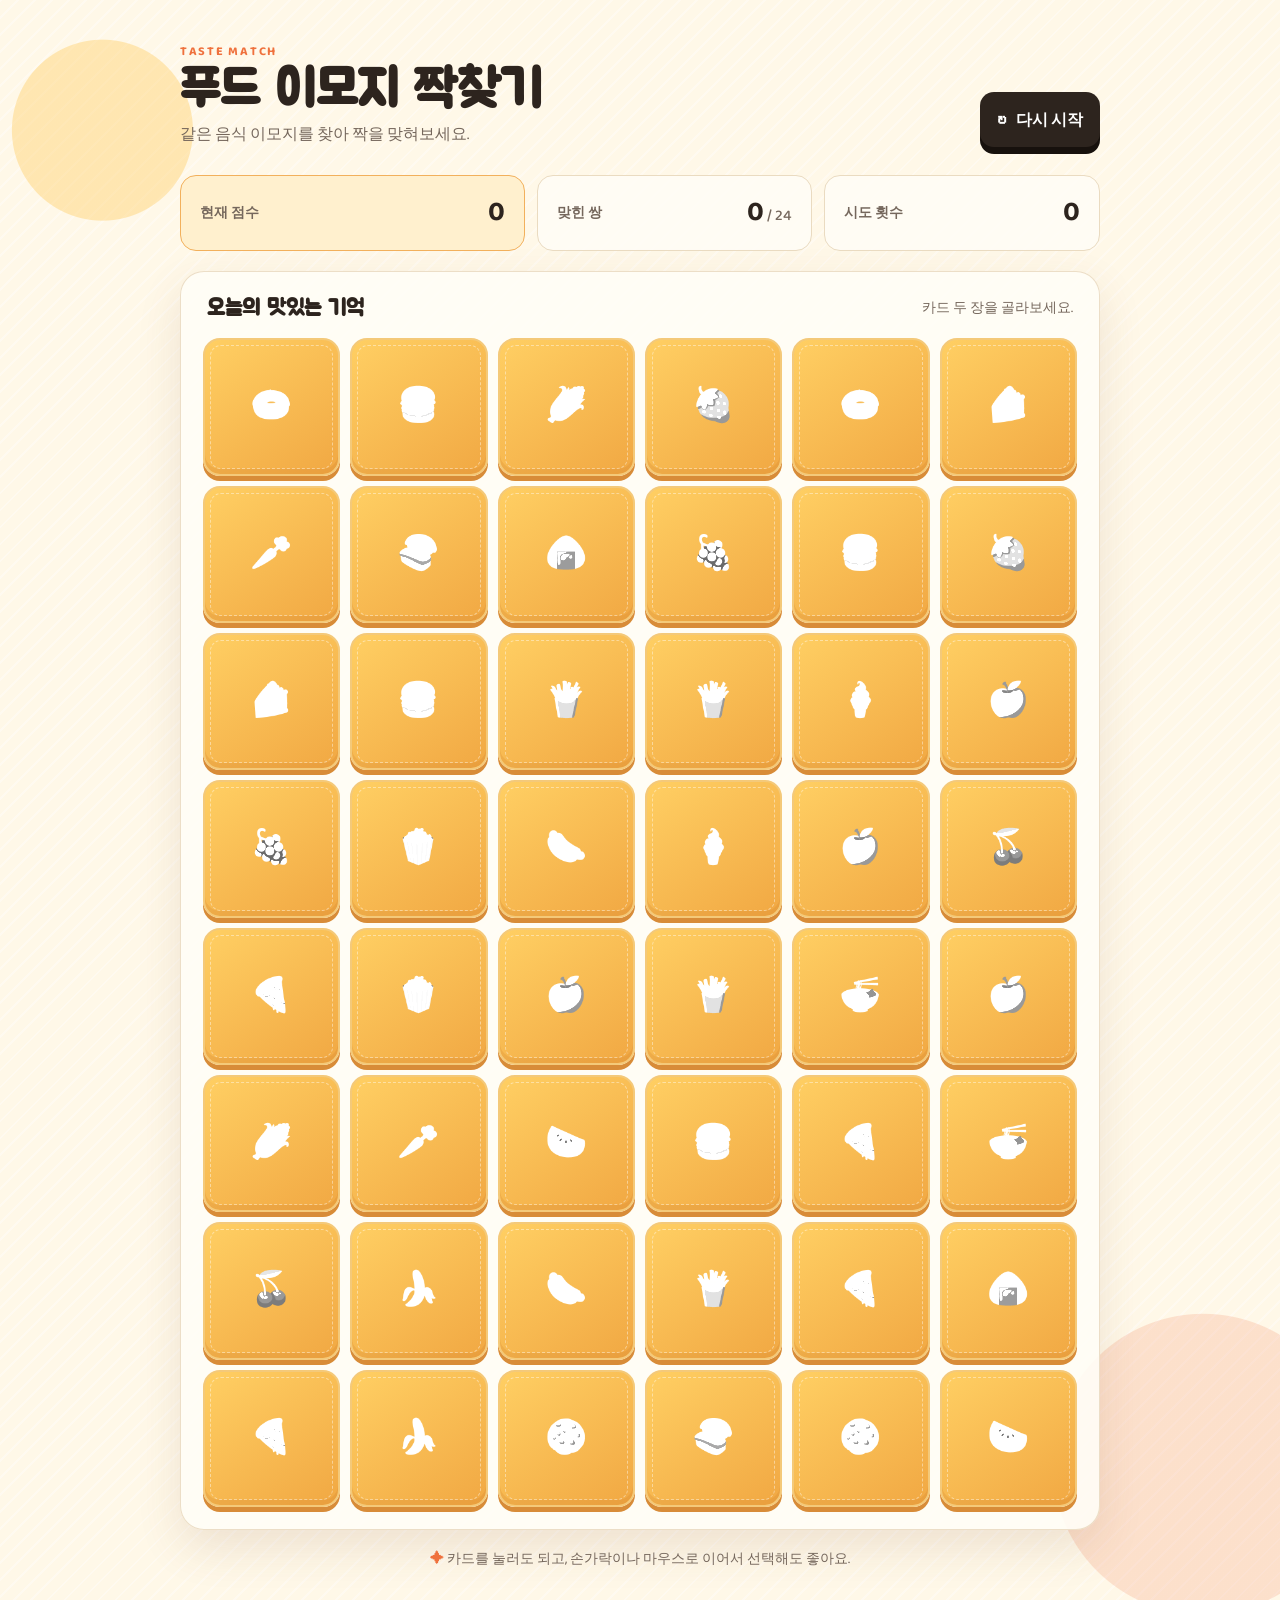
<file: docs/index.html>
<!doctype html>
<html lang="ko">
<head>
  <meta charset="UTF-8">
  <meta name="viewport" content="width=device-width, initial-scale=1.0">
  <meta name="theme-color" content="#fff8e8">
  <title>푸드 이모지 짝찾기</title>
  <link rel="stylesheet" href="style.css">
</head>
<body>
  <main class="game-shell">
    <header class="game-header">
      <div class="title-block">
        <p class="eyebrow">TASTE MATCH</p>
        <h1>푸드 이모지 짝찾기</h1>
        <p class="subtitle">같은 음식 이모지를 찾아 짝을 맞혀보세요.</p>
      </div>
      <button class="restart-button" id="restartButton" type="button">
        <span aria-hidden="true">↻</span>
        다시 시작
      </button>
    </header>

    <section class="score-strip" aria-label="게임 기록">
      <div class="score-card score-card--accent">
        <span class="score-label">현재 점수</span>
        <strong id="scoreValue">0</strong>
      </div>
      <div class="score-card">
        <span class="score-label">맞힌 쌍</span>
        <strong><span id="matchesValue">0</span><small> / 24</small></strong>
      </div>
      <div class="score-card">
        <span class="score-label">시도 횟수</span>
        <strong id="attemptsValue">0</strong>
      </div>
    </section>

    <section class="board-wrap" aria-labelledby="boardHeading">
      <div class="board-heading">
        <h2 id="boardHeading">오늘의 맛있는 기억</h2>
        <span id="statusMessage" role="status" aria-live="polite">카드 두 장을 골라보세요.</span>
      </div>
      <div class="game-board" id="gameBoard" role="grid" aria-label="음식 이모지 짝찾기 보드"></div>
    </section>

    <p class="hint"><span aria-hidden="true">✦</span> 카드를 눌러도 되고, 손가락이나 마우스로 이어서 선택해도 좋아요.</p>
  </main>

  <section class="result-overlay" id="resultOverlay" aria-hidden="true" role="dialog" aria-labelledby="resultTitle">
    <div class="result-panel">
      <span class="result-icon" aria-hidden="true">🎉</span>
      <p class="eyebrow">ALL MATCHED</p>
      <h2 id="resultTitle">게임 클리어!</h2>
      <p>맛있는 짝을 모두 찾아냈어요.</p>
      <div class="result-stats">
        <span>최종 점수 <strong id="finalScore">0</strong></span>
        <span>총 시도 <strong id="finalAttempts">0</strong></span>
      </div>
      <button class="play-again-button" id="playAgainButton" type="button">새 게임 시작</button>
    </div>
  </section>

  <script src="script.js"></script>
</body>
</html>
</file>
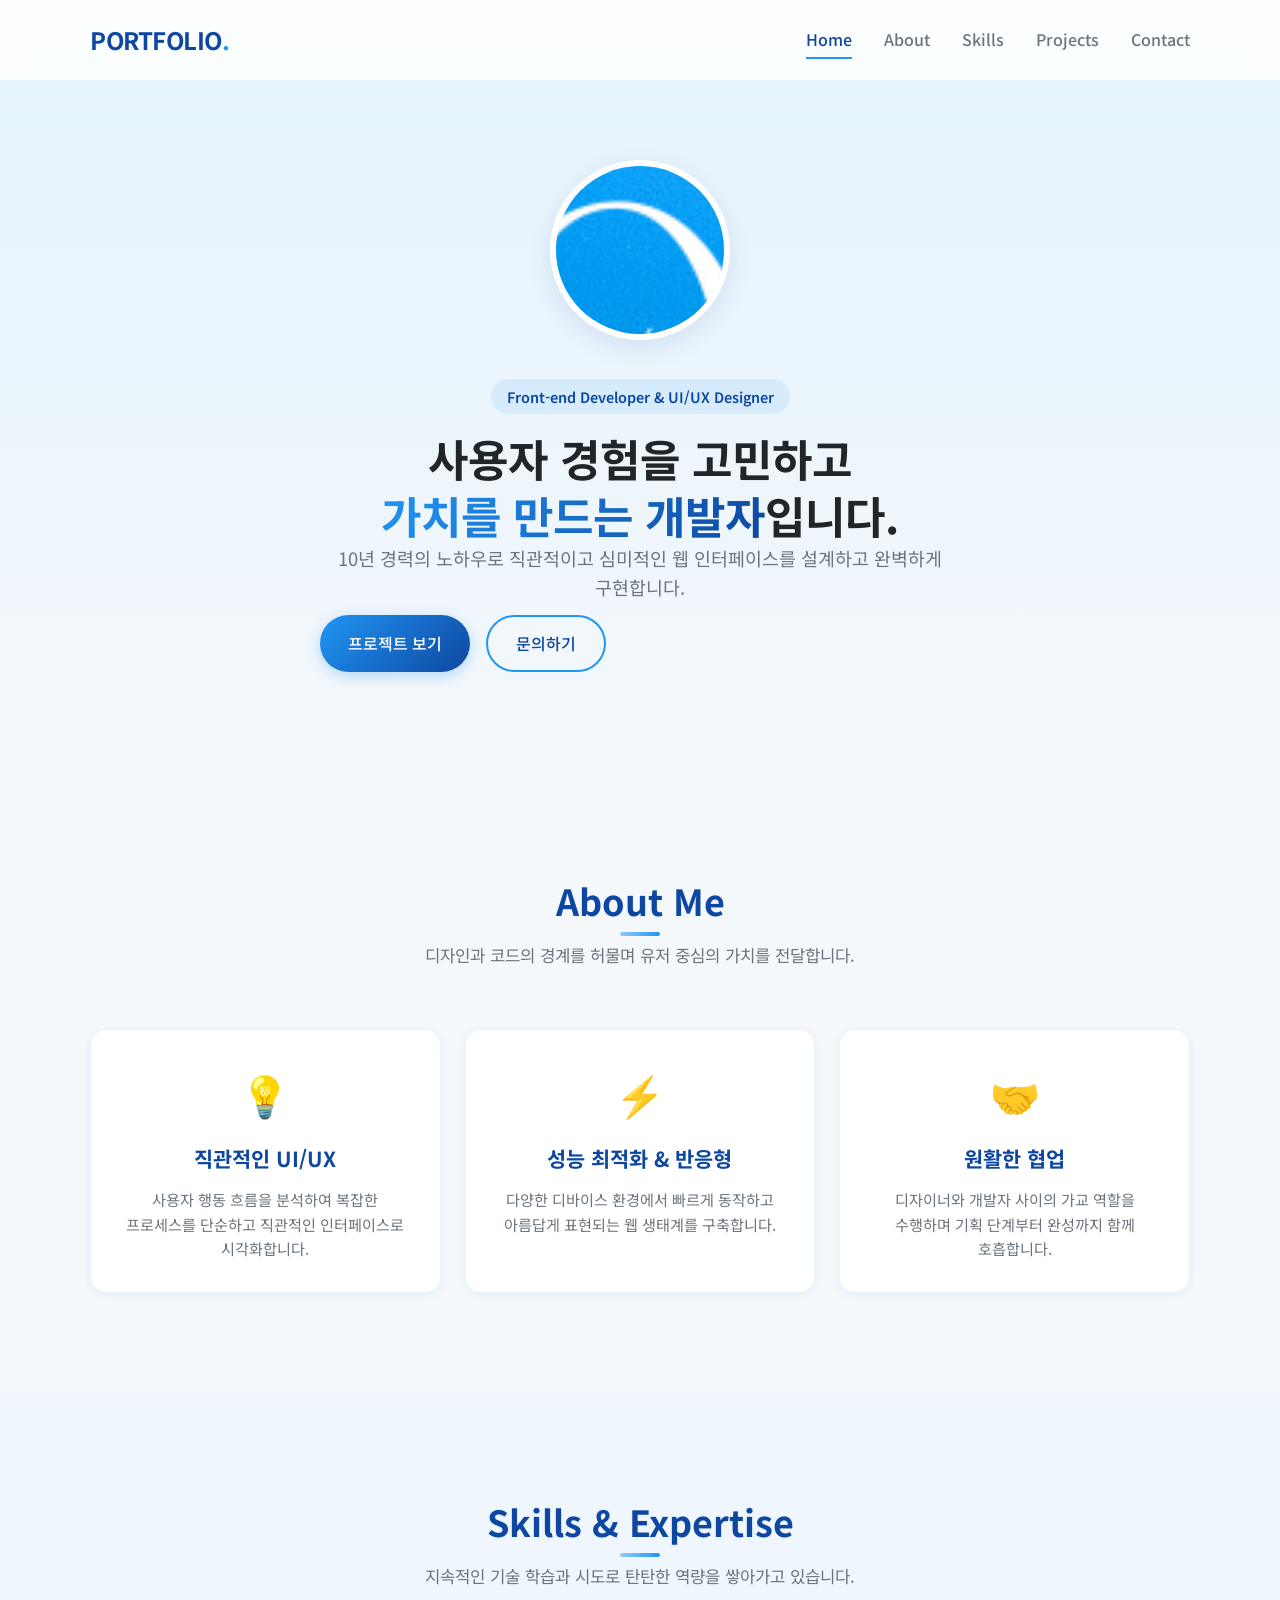
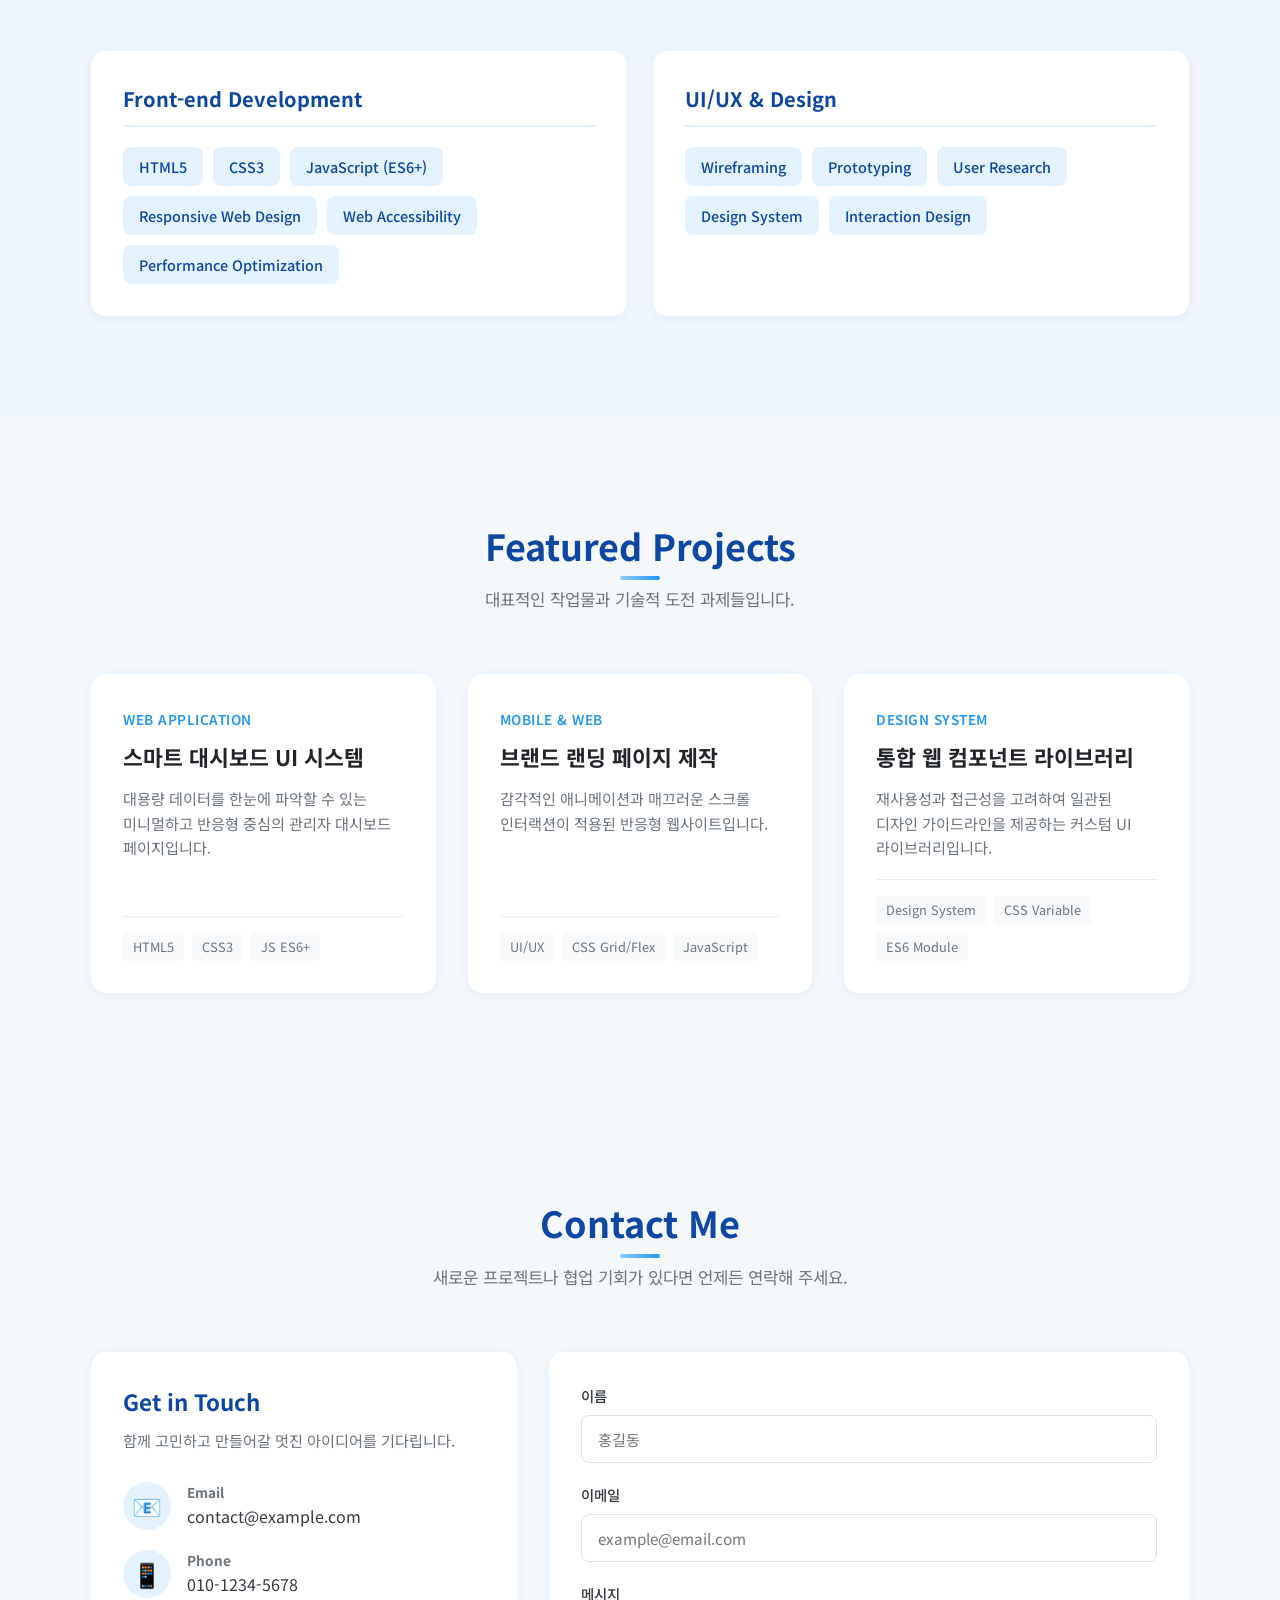
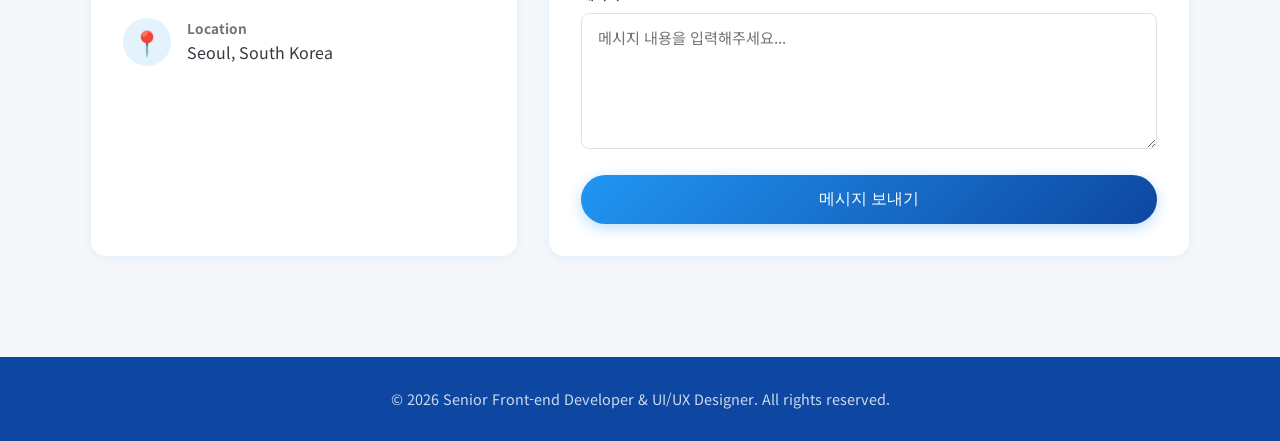
<file: vibe01/index.html>
<!DOCTYPE html>
<html lang="ko">
<head>
    <meta charset="UTF-8">
    <meta name="viewport" content="width=device-width, initial-scale=1.0">
    <title>포트폴리오 | 프런트엔드 개발자 & UI/UX 디자이너</title>
    <link rel="stylesheet" href="style.css">
    <link rel="preconnect" href="https://fonts.googleapis.com">
    <link rel="preconnect" href="https://fonts.gstatic.com" crossorigin>
    <link href="https://fonts.googleapis.com/css2?family=Noto+Sans+KR:wght@300;400;500;700&display=swap" rel="stylesheet">
</head>
<body>
    <!-- Header Section -->
    <header class="header">
        <div class="container nav-container">
            <a href="#home" class="logo">PORTFOLIO<span>.</span></a>
            <button class="mobile-toggle" aria-label="메뉴 열기">
                <span></span>
                <span></span>
                <span></span>
            </button>
            <nav class="nav-menu">
                <ul>
                    <li><a href="#home" class="nav-link active">Home</a></li>
                    <li><a href="#about" class="nav-link">About</a></li>
                    <li><a href="#skills" class="nav-link">Skills</a></li>
                    <li><a href="#projects" class="nav-link">Projects</a></li>
                    <li><a href="#contact" class="nav-link">Contact</a></li>
                </ul>
            </nav>
        </div>
    </header>

    <main>
        <!-- Hero Section -->
        <section id="home" class="hero">
            <div class="container hero-container">
                <div class="hero-image-wrapper fade-in">
                    <img src="vibe01/images/profile.png" alt="프로필 이미지" class="profile-img" onerror="this.src='https://via.placeholder.com/180/90CAF9/0D47A1?text=Profile'">
                </div>
                <div class="hero-content fade-in">
                    <span class="badge">Front-end Developer & UI/UX Designer</span>
                    <h1 class="hero-title">사용자 경험을 고민하고<br><span class="highlight">가치를 만드는 개발자</span>입니다.</h1>
                    <p class="hero-subtitle">10년 경력의 노하우로 직관적이고 심미적인 웹 인터페이스를 설계하고 완벽하게 구현합니다.</p>
                    <div class="hero-cta">
                        <a href="#projects" class="btn btn-primary">프로젝트 보기</a>
                        <a href="#contact" class="btn btn-outline">문의하기</a>
                    </div>
                </div>
            </div>
        </section>

        <!-- About Section -->
        <section id="about" class="about section-padding">
            <div class="container">
                <div class="section-header fade-in">
                    <h2>About Me</h2>
                    <p class="section-desc">디자인과 코드의 경계를 허물며 유저 중심의 가치를 전달합니다.</p>
                </div>
                
                <div class="about-grid">
                    <div class="card about-card fade-in">
                        <div class="card-icon">💡</div>
                        <h3>직관적인 UI/UX</h3>
                        <p>사용자 행동 흐름을 분석하여 복잡한 프로세스를 단순하고 직관적인 인터페이스로 시각화합니다.</p>
                    </div>
                    <div class="card about-card fade-in">
                        <div class="card-icon">⚡</div>
                        <h3>성능 최적화 & 반응형</h3>
                        <p>다양한 디바이스 환경에서 빠르게 동작하고 아름답게 표현되는 웹 생태계를 구축합니다.</p>
                    </div>
                    <div class="card about-card fade-in">
                        <div class="card-icon">🤝</div>
                        <h3>원활한 협업</h3>
                        <p>디자이너와 개발자 사이의 가교 역할을 수행하며 기획 단계부터 완성까지 함께 호흡합니다.</p>
                    </div>
                </div>
            </div>
        </section>

        <!-- Skills Section -->
        <section id="skills" class="skills section-padding">
            <div class="container">
                <div class="section-header fade-in">
                    <h2>Skills & Expertise</h2>
                    <p class="section-desc">지속적인 기술 학습과 시도로 탄탄한 역량을 쌓아가고 있습니다.</p>
                </div>
                
                <div class="skills-wrapper">
                    <div class="card skill-card fade-in">
                        <h3 class="skill-category-title">Front-end Development</h3>
                        <div class="skill-tags">
                            <span class="tag">HTML5</span>
                            <span class="tag">CSS3</span>
                            <span class="tag">JavaScript (ES6+)</span>
                            <span class="tag">Responsive Web Design</span>
                            <span class="tag">Web Accessibility</span>
                            <span class="tag">Performance Optimization</span>
                        </div>
                    </div>
                    
                    <div class="card skill-card fade-in">
                        <h3 class="skill-category-title">UI/UX & Design</h3>
                        <div class="skill-tags">
                            <span class="tag">Wireframing</span>
                            <span class="tag">Prototyping</span>
                            <span class="tag">User Research</span>
                            <span class="tag">Design System</span>
                            <span class="tag">Interaction Design</span>
                        </div>
                    </div>
                </div>
            </div>
        </section>

        <!-- Projects Section -->
        <section id="projects" class="projects section-padding">
            <div class="container">
                <div class="section-header fade-in">
                    <h2>Featured Projects</h2>
                    <p class="section-desc">대표적인 작업물과 기술적 도전 과제들입니다.</p>
                </div>

                <div class="projects-grid">
                    <div class="card project-card fade-in">
                        <div class="project-header">
                            <span class="project-type">Web Application</span>
                            <h3>스마트 대시보드 UI 시스템</h3>
                        </div>
                        <p class="project-desc">대용량 데이터를 한눈에 파악할 수 있는 미니멀하고 반응형 중심의 관리자 대시보드 페이지입니다.</p>
                        <div class="project-tech">
                            <span>HTML5</span>
                            <span>CSS3</span>
                            <span>JS ES6+</span>
                        </div>
                    </div>

                    <div class="card project-card fade-in">
                        <div class="project-header">
                            <span class="project-type">Mobile & Web</span>
                            <h3>브랜드 랜딩 페이지 제작</h3>
                        </div>
                        <p class="project-desc">감각적인 애니메이션과 매끄러운 스크롤 인터랙션이 적용된 반응형 웹사이트입니다.</p>
                        <div class="project-tech">
                            <span>UI/UX</span>
                            <span>CSS Grid/Flex</span>
                            <span>JavaScript</span>
                        </div>
                    </div>

                    <div class="card project-card fade-in">
                        <div class="project-header">
                            <span class="project-type">Design System</span>
                            <h3>통합 웹 컴포넌트 라이브러리</h3>
                        </div>
                        <p class="project-desc">재사용성과 접근성을 고려하여 일관된 디자인 가이드라인을 제공하는 커스텀 UI 라이브러리입니다.</p>
                        <div class="project-tech">
                            <span>Design System</span>
                            <span>CSS Variable</span>
                            <span>ES6 Module</span>
                        </div>
                    </div>
                </div>
            </div>
        </section>

        <!-- Contact Section -->
        <section id="contact" class="contact section-padding">
            <div class="container">
                <div class="section-header fade-in">
                    <h2>Contact Me</h2>
                    <p class="section-desc">새로운 프로젝트나 협업 기회가 있다면 언제든 연락해 주세요.</p>
                </div>

                <div class="contact-wrapper">
                    <div class="card contact-info-card fade-in">
                        <h3>Get in Touch</h3>
                        <p class="contact-subtext">함께 고민하고 만들어갈 멋진 아이디어를 기다립니다.</p>
                        <div class="contact-item">
                            <span class="contact-icon">📧</span>
                            <div>
                                <strong class="item-title">Email</strong>
                                <p>contact@example.com</p>
                            </div>
                        </div>
                        <div class="contact-item">
                            <span class="contact-icon">📱</span>
                            <div>
                                <strong class="item-title">Phone</strong>
                                <p>010-1234-5678</p>
                            </div>
                        </div>
                        <div class="contact-item">
                            <span class="contact-icon">📍</span>
                            <div>
                                <strong class="item-title">Location</strong>
                                <p>Seoul, South Korea</p>
                            </div>
                        </div>
                    </div>

                    <form class="card contact-form fade-in" onsubmit="event.preventDefault(); alert('메시지가 성공적으로 발송되었습니다.');">
                        <div class="form-group">
                            <label for="name">이름</label>
                            <input type="text" id="name" required placeholder="홍길동">
                        </div>
                        <div class="form-group">
                            <label for="email">이메일</label>
                            <input type="email" id="email" required placeholder="example@email.com">
                        </div>
                        <div class="form-group">
                            <label for="message">메시지</label>
                            <textarea id="message" rows="5" required placeholder="메시지 내용을 입력해주세요..."></textarea>
                        </div>
                        <button type="submit" class="btn btn-primary btn-block">메시지 보내기</button>
                    </form>
                </div>
            </div>
        </section>
    </main>

    <!-- Footer Section -->
    <footer class="footer">
        <div class="container footer-container">
            <p>&copy; 2026 Senior Front-end Developer & UI/UX Designer. All rights reserved.</p>
        </div>
    </footer>

    <script src="script.js"></script>
</body>
</html>
</file>
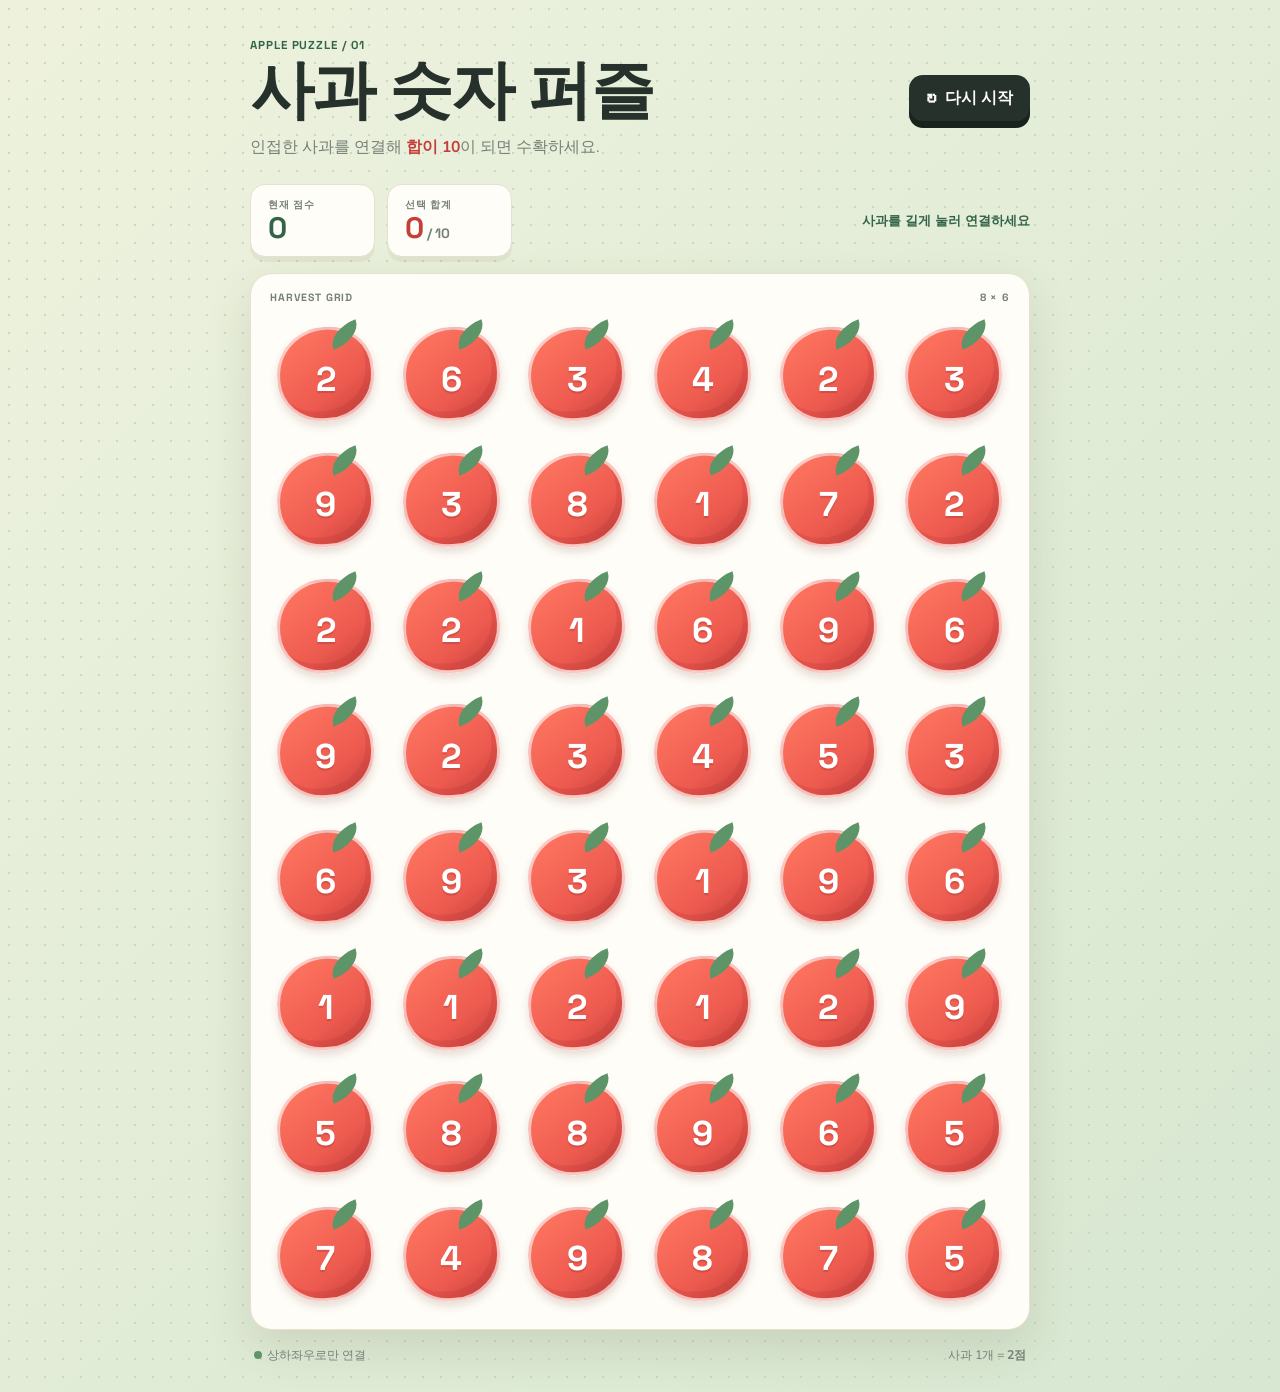
<file: vibe02/index.html>
<!doctype html>
<html lang="ko">
<head>
  <meta charset="UTF-8">
  <meta name="viewport" content="width=device-width, initial-scale=1.0">
  <meta name="description" content="인접한 사과 숫자를 연결해 합이 10이 되도록 만드는 퍼즐 게임">
  <title>사과 숫자 퍼즐</title>
  <link rel="preconnect" href="https://fonts.googleapis.com">
  <link rel="preconnect" href="https://fonts.gstatic.com" crossorigin>
  <link href="https://fonts.googleapis.com/css2?family=Nunito:wght@500;700;800;900&family=Space+Grotesk:wght@500;700&display=swap" rel="stylesheet">
  <link rel="stylesheet" href="style.css">
</head>
<body>
  <main class="game-shell">
    <header class="game-header">
      <div class="brand-block">
        <p class="eyebrow">APPLE PUZZLE / 01</p>
        <h1>사과 숫자 퍼즐</h1>
        <p class="instructions">인접한 사과를 연결해 <strong>합이 10</strong>이 되면 수확하세요.</p>
      </div>
      <button class="restart-button" id="restartButton" type="button">
        <span aria-hidden="true">↻</span>
        다시 시작
      </button>
    </header>

    <section class="score-strip" aria-label="게임 정보">
      <div class="score-card">
        <span class="score-label">현재 점수</span>
        <strong id="scoreValue">0</strong>
      </div>
      <div class="score-card total-card" id="sumCard" aria-live="polite">
        <span class="score-label">선택 합계</span>
        <strong><span id="sumValue">0</span><small> / 10</small></strong>
      </div>
      <div class="score-note" id="statusMessage" aria-live="polite">사과를 길게 눌러 연결하세요</div>
    </section>

    <section class="board-wrap">
      <div class="board-heading">
        <span>HARVEST GRID</span>
        <span>8 × 6</span>
      </div>
      <div class="game-board" id="gameBoard" role="grid" aria-label="8행 6열 사과 숫자 퍼즐 보드"></div>
    </section>

    <footer class="game-footer">
      <span><i class="legend-dot"></i>상하좌우로만 연결</span>
      <span>사과 1개 = <b>2점</b></span>
    </footer>
  </main>
  <script src="script.js"></script>
</body>
</html>
</file>
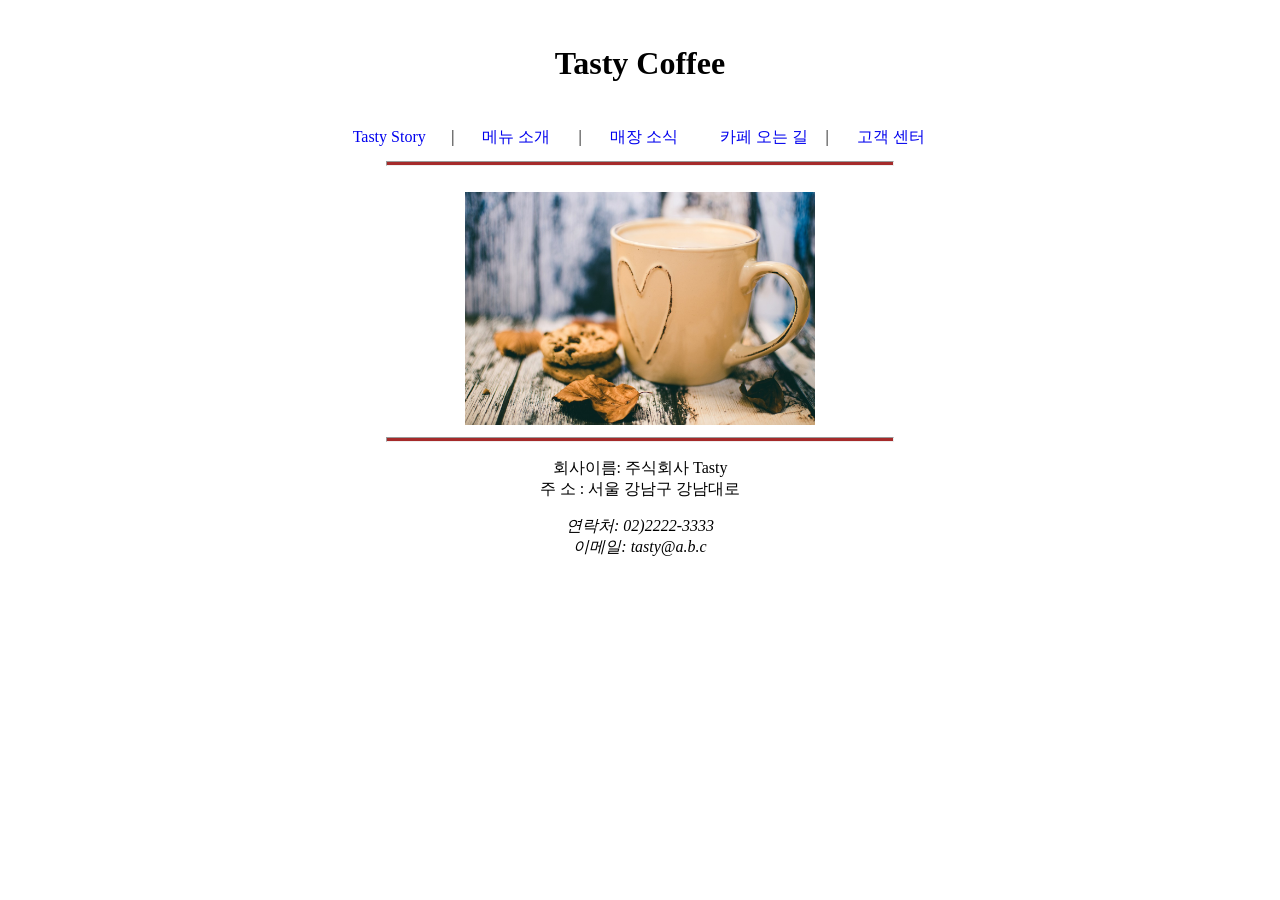
<file: mycafe/site/index.html>
<!DOCTYPE html>
<html lang="en">
    <head>
        <meta charset="UTF-8" />
        <meta name="viewport" content="width=device-width, initial-scale=1.0" />
        <title>Tasty Coffee</title>
        <style>
		a{
			display:inline-block;
			width:100px;
			padding: 5px 8px;
			/*border: 1px solid silver;
			border-radius: 5px;*/
		}
            a:link {
                text-decoration: none;
            }
            a:hover {
                background-color: brown;
                color: white;
				border-radius: 5px;
            }
            a:active {
                background-color: #ddd;
                color: green;
            }
			hr{
				width:80%;
				background-color:brown;
			}
			.company_info address{
				font-size: 0.8em;				
			}
        </style>
    </head>
    <body>
        <div class="main" style="width: 50%; margin: auto; padding: 1em; text-align: center">
            <h1>Tasty Coffee</h1>
            <br />
            <a href="story.html">Tasty Story</a> | 
            <a href="menu.html">메뉴 소개</a> |
            <a href="news.html">매장 소식</a>
            <a href="map.html">카페 오는 길</a> |
            <a href="center.html">고객 센터</a>
            <br />
            <hr width="500" size="5" />
            <br />
            <img src="images/coffee3.jpg" width="350" alt="풍미좋은 커피" />
            <br />
            <hr width="500" size="5" />
            <p class="company_info">
                회사이름: 주식회사 Tasty <br />
                주 소 : 서울 강남구 강남대로<br />
                <address>연락처: 02)2222-3333</address>
                <address>이메일: tasty@a.b.c</address>
            </p>
        </div>
    </body>
</html>
</file>
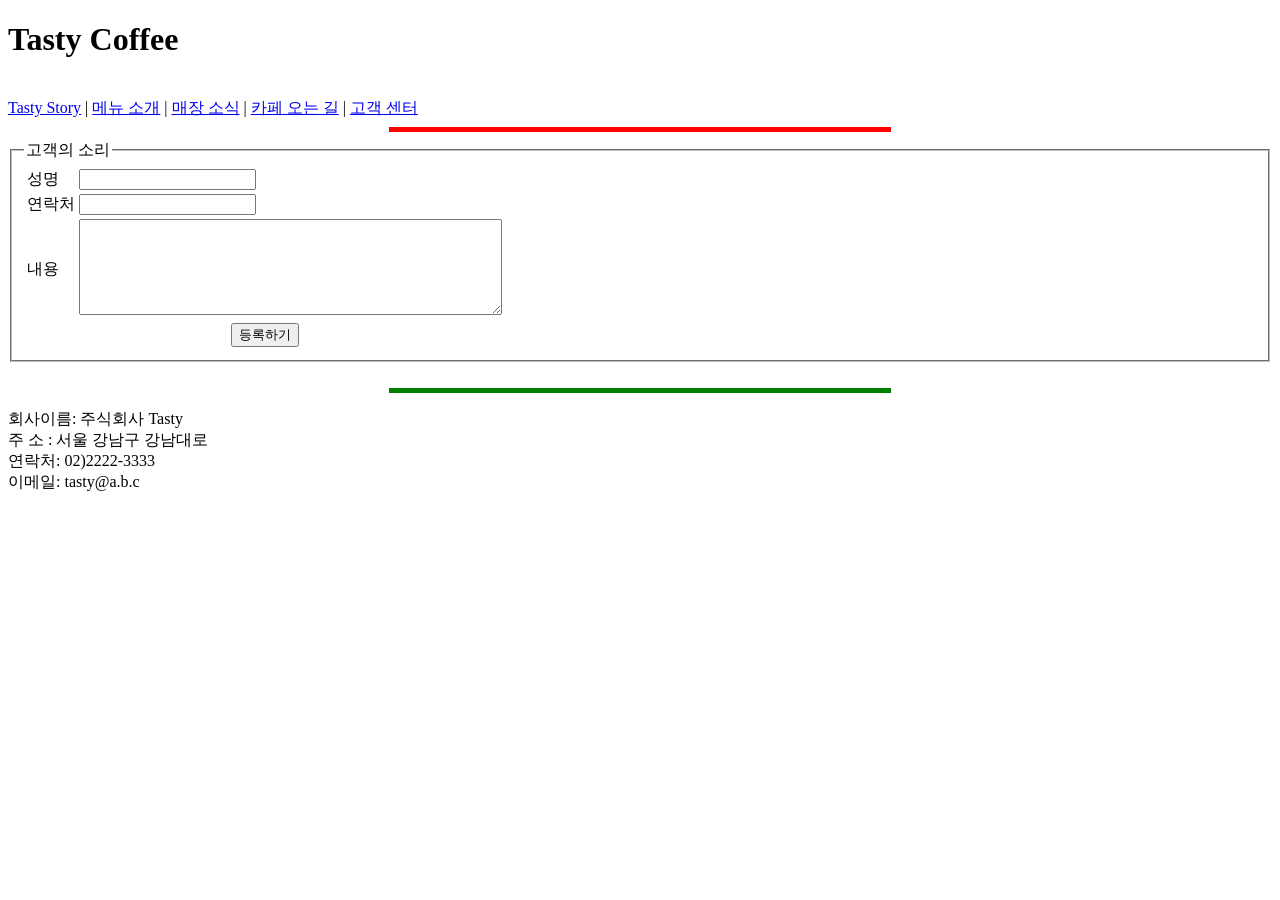
<file: mycafe/site/center.html>
<!DOCTYPE html>
<html lang="en">
    <head>
        <meta charset="UTF-8" />
        <meta name="viewport" content="width=device-width, initial-scale=1.0" />
        <title>Story</title>
        
    </head>
    <div class="main">
        <h1>Tasty Coffee</h1>
        <br />
        <a href="story.html">Tasty Story</a> | <a href="menu.html">메뉴 소개</a> | <a href="news.html">매장 소식</a> |
        <a href="map.html">카페 오는 길</a> |
        <a href="center.html">고객 센터</a>
        <br />
        <hr color="red" width="500" size="5" />
        <fieldset style="text-align: left">
            <legend>고객의 소리</legend>
            <form>
                <table>
                    <tr>
                        <td><label for="name">성명</label></td>
                        <td><input type="text" /></td>
                    </tr>
                    <tr>
                        <td><label for="contact">연락처</label></td>
                        <td><input type="text" id="contact" /></td>
                    </tr>
                    <tr>
                        <td><label for="content">내용</label></td>
                        <td><textarea id="content" rows="6" cols="50"></textarea></td>
                    </tr>
                    <tr>
                        <td colspan="2" style="text-align: center">
                            <button type="submit">등록하기</button>
                        </td>
                    </tr>
                </table>
            </form>
        </fieldset>

        <br />
        <hr color="green" width="500" size="5" />
        <p>
            회사이름: 주식회사 Tasty <br />
            주 소 : 서울 강남구 강남대로<br />
            연락처: 02)2222-3333<br />
            이메일: tasty@a.b.c
        </p>
    </div>
</html>
</file>
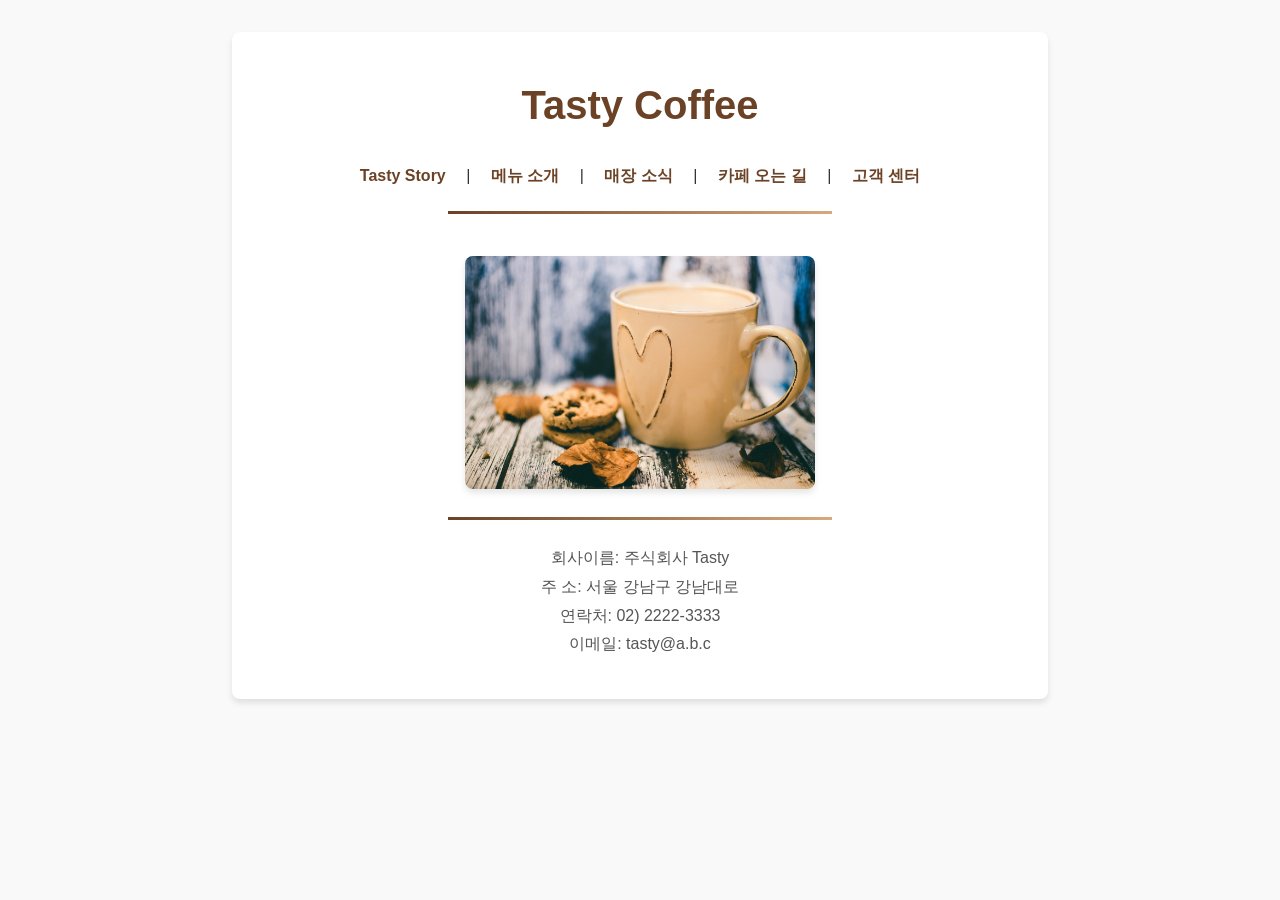
<file: mycafe/site/index_style.html>
<!DOCTYPE html>
<html lang="en">
    <head>
        <meta charset="UTF-8" />
        <meta name="viewport" content="width=device-width, initial-scale=1.0" />
        <title>Tasty Coffee</title>
        <style>
            /* 전체 스타일 */
            body {
                font-family: Arial, sans-serif;
                margin: 0;
                padding: 0;
                background-color: #f9f9f9;
                color: #333;
            }

            /* 중앙 정렬 및 박스 스타일 */
            .container {
                width: 60%;
                margin: 2em auto;
                padding: 1.5em;
                background-color: #fff;
                box-shadow: 0 4px 6px rgba(0, 0, 0, 0.1);
                border-radius: 8px;
                text-align: center;
            }

            /* 헤더 스타일 */
            h1 {
                font-size: 2.5em;
                color: #6b4226;
                margin-bottom: 0.5em;
            }

            /* 링크 스타일 */
            a {
                text-decoration: none;
                color: #6b4226;
                font-weight: bold;
                margin: 0 1em;
                transition: color 0.3s ease, background-color 0.3s ease;
            }

            a:hover {
                background-color: #6b4226;
                color: white;
                padding: 0.2em 0.5em;
                border-radius: 4px;
            }

            a:active {
                background-color: #d7a97d;
                color: #fff;
            }

            /* 구분선 스타일 */
            hr {
                border: 0;
                height: 3px;
                margin: 1.5em auto;
                background: linear-gradient(to right, #6b4226, #d7a97d);
                width: 50%;
            }

            /* 이미지 스타일 */
            img {
                border-radius: 8px;
                box-shadow: 0 4px 6px rgba(0, 0, 0, 0.1);
            }

            /* 연락처 정보 스타일 */
            p {
                font-size: 1em;
                line-height: 1.8;
                color: #555;
            }

            /* 반응형 스타일 */
            @media (max-width: 768px) {
                .container {
                    width: 90%;
                }

                h1 {
                    font-size: 2em;
                }

                a {
                    margin: 0 0.5em;
                }

                img {
                    width: 100%;
                }
            }
        </style>
    </head>
    <body>
        <div class="container">
            <h1>Tasty Coffee</h1>
            <br />
            <a href="story.html">Tasty Story</a> | <a href="menu.html">메뉴 소개</a> |
            <a href="news.html">매장 소식</a> | <a href="map.html">카페 오는 길</a> |
            <a href="center.html">고객 센터</a>
            <br />
            <hr />
            <br />
            <img src="images/coffee3.jpg" width="350" alt="풍미좋은 커피" />
            <br />
            <hr />
            <p>
                회사이름: 주식회사 Tasty <br />
                주 소: 서울 강남구 강남대로<br />
                연락처: 02) 2222-3333<br />
                이메일: tasty@a.b.c
            </p>
        </div>
    </body>
</html>
</file>
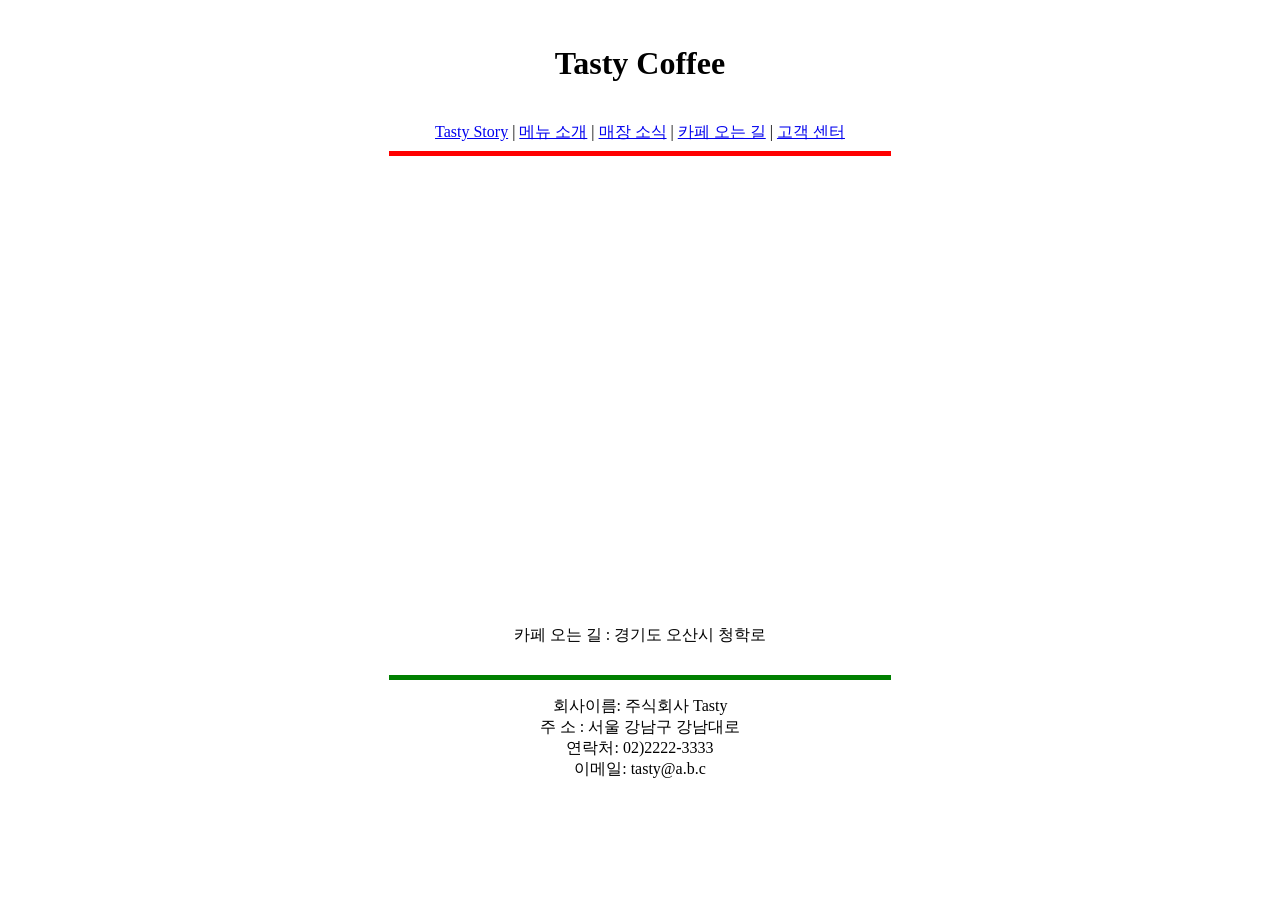
<file: mycafe/site/map.html>
<!DOCTYPE html>
<html lang="en">
    <head>
        <meta charset="UTF-8" />
        <meta name="viewport" content="width=device-width, initial-scale=1.0" />
        <title>Story</title>
        <style>
            .main {
                width: 60%;
                margin: auto;
                padding: 1em;
                text-align: center;
            }
            ul,
            ol {
                width: 400px;
                margin: auto;
            }
            li {
                text-align: left;
                margin-left: 150px;
                font: 1.2em sans-serif;
            }
        </style>
    </head>
    <div class="main">
        <h1>Tasty Coffee</h1>
        <br />
        <a href="story.html">Tasty Story</a> | <a href="menu.html">메뉴 소개</a> | <a href="news.html">매장 소식</a> |
        <a href="map.html">카페 오는 길</a> |
        <a href="center.html">고객 센터</a>
        <br />
        <hr color="red" width="500" size="5" />
        <table width="200px" height="200px" border="0" align="center">
            <tr>
                <td>
                    <!-- <img src="images/map.jpg" alt="찾아오는 길" width="400" /> -->
					<!-- * 카카오맵 - 지도퍼가기 -->


<!--구글지도-->
<iframe src="https://www.google.com/maps/embed?pb=!1m5!3m3!1m2!1s0x357b47002a91fd17%3A0x1ae7a24a656d5465!2z66mU6rCATUdD7Luk7ZS8IOyYpOyCsOuMgOygkA!5e0!3m2!1sko!2skr!4v1784105511569!5m2!1sko!2skr" width="500" height="450" style="border:0;" allowfullscreen="" loading="lazy" referrerpolicy="strict-origin-when-cross-origin"></iframe>
                </td>
            </tr>
            <tr>
                <td>카페 오는 길 : 경기도 오산시 청학로</td>
            </tr>
        </table>
        <br />
        <hr color="green" width="500" size="5" />
        <p>
            회사이름: 주식회사 Tasty <br />
            주 소 : 서울 강남구 강남대로<br />
            연락처: 02)2222-3333<br />
            이메일: tasty@a.b.c
        </p>
    </div>

</html>
</file>
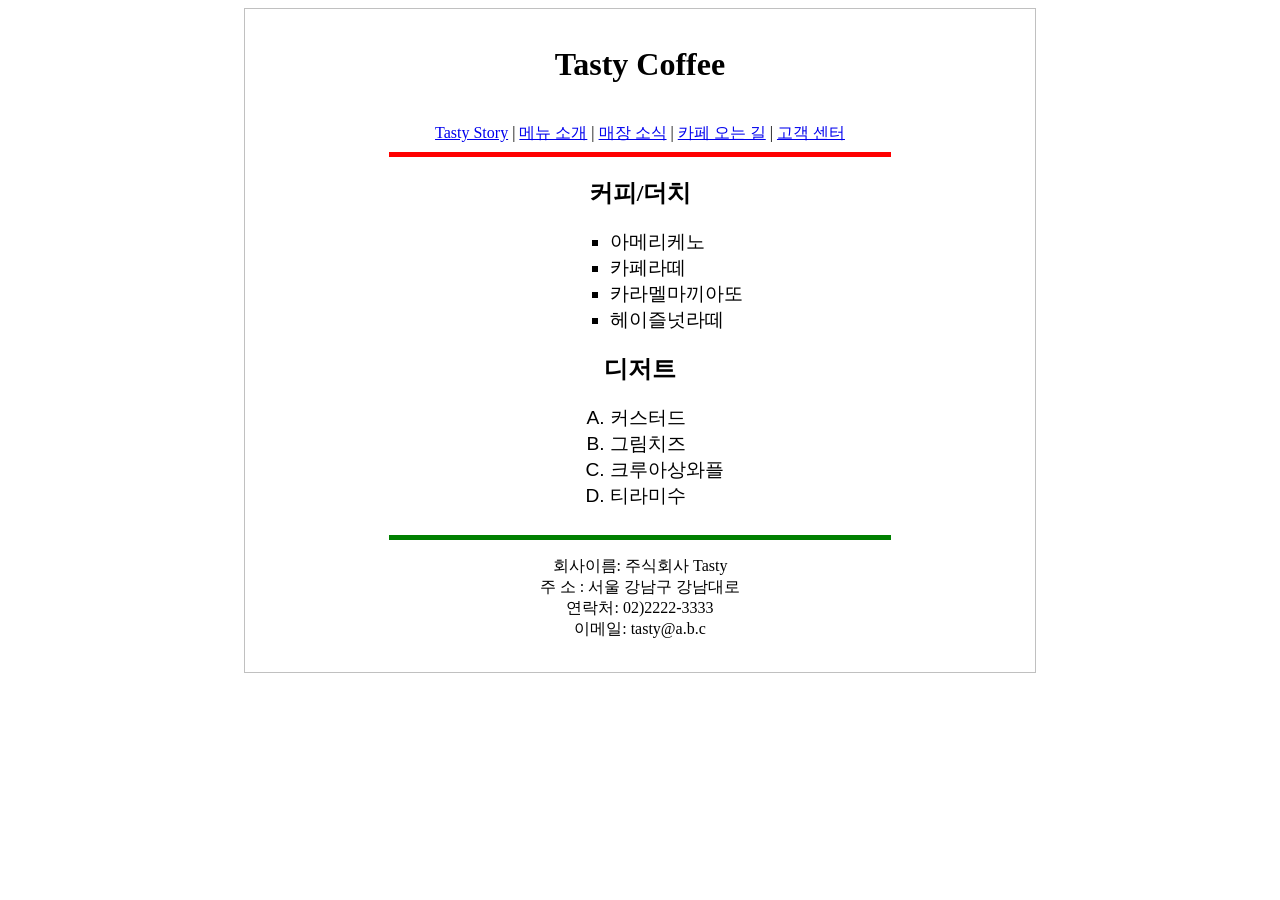
<file: mycafe/site/menu.html>
<!DOCTYPE html>
<html lang="en">
    <head>
        <meta charset="UTF-8" />
        <meta name="viewport" content="width=device-width, initial-scale=1.0" />
        <title>Story</title>
        <style>
            .main {
                width: 60%;
                margin: auto;
                padding: 1em;
                text-align: center;
				border: 1px solid silver;
            }
            ul,
            ol {
                width: 400px;
                margin: auto;
            }
            li {
                text-align: left;
                margin-left: 150px;
                font: 1.2em sans-serif;
            }
        </style>
    </head>
    <div class="main">
        <h1>Tasty Coffee</h1>
        <br />
        <a href="story.html">Tasty Story</a> | <a href="menu.html">메뉴 소개</a> | <a href="news.html">매장 소식</a> |
        <a href="map.html">카페 오는 길</a> |
        <a href="center.html">고객 센터</a>
        <br />
        <hr color="red" width="500" size="5" />
        <div>
            <h2>커피/더치</h2>

            <ul type="square">
                <li>아메리케노</li>
                <li>카페라떼</li>
                <li>카라멜마끼아또</li>
                <li>헤이즐넛라떼</li>
            </ul>

            <h2>디저트</h2>
            <ol type="A">
                <li>커스터드</li>
                <li>그림치즈</li>
                <li>크루아상와플</li>
                <li>티라미수</li>
            </ol>
        </div>
        <br />
        <hr color="green" width="500" size="5" />
        <p>
            회사이름: 주식회사 Tasty <br />
            주 소 : 서울 강남구 강남대로<br />
            연락처: 02)2222-3333<br />
            이메일: tasty@a.b.c
        </p>
    </div>
</html>
</file>
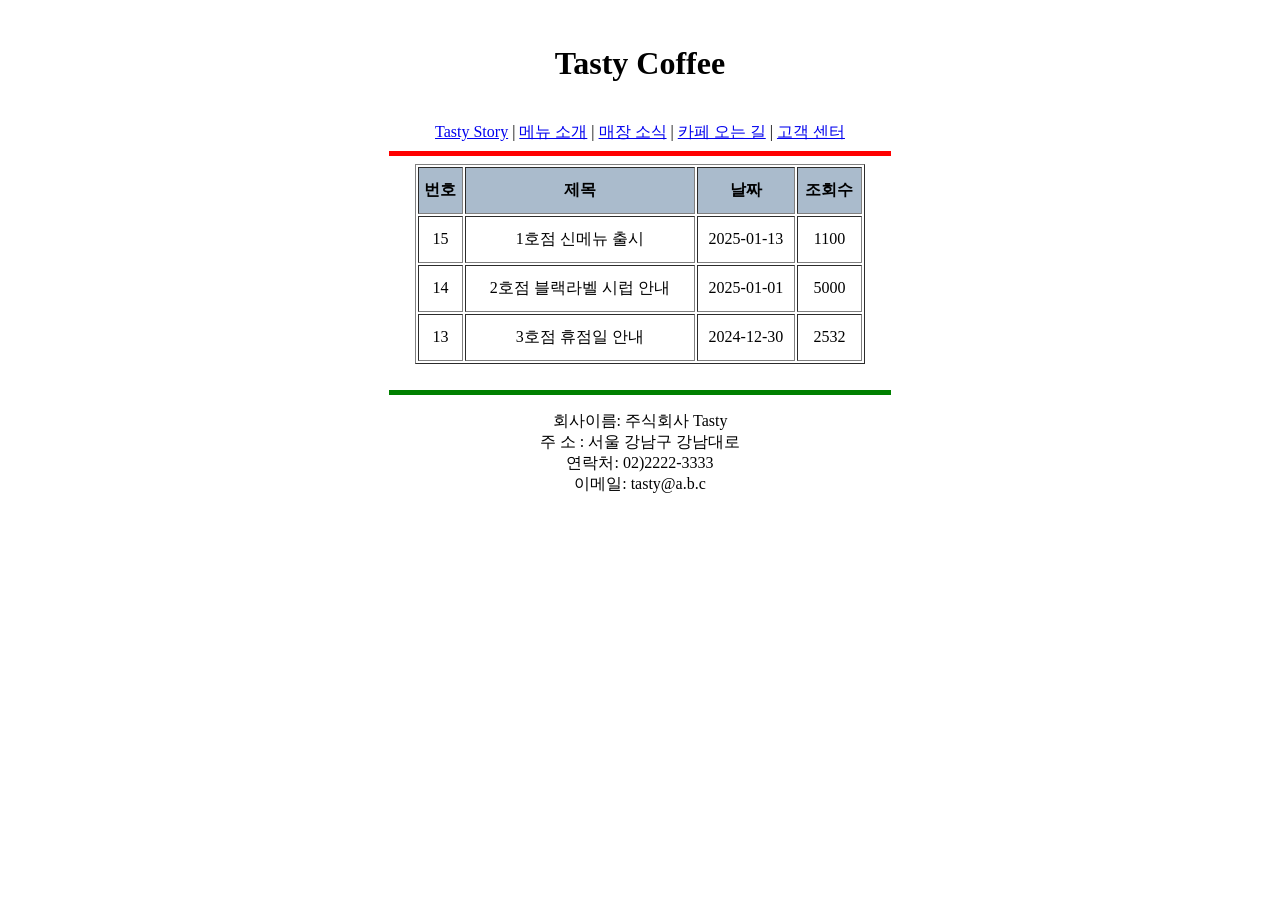
<file: mycafe/site/news.html>
<!DOCTYPE html>
<html lang="en">
    <head>
        <meta charset="UTF-8" />
        <meta name="viewport" content="width=device-width, initial-scale=1.0" />
        <title>Story</title>
        <style>
            .main {
                width: 60%;
                margin: auto;
                padding: 1em;
                text-align: center;
            }
            ul,
            ol {
                width: 400px;
                margin: auto;
            }
            li {
                text-align: left;
                margin-left: 150px;
                font: 1.2em sans-serif;
            }
        </style>
    </head>
    <div class="main">
        <h1>Tasty Coffee</h1>
        <br />
        <a href="story.html">Tasty Story</a> | <a href="menu.html">메뉴 소개</a> | <a href="news.html">매장 소식</a> |
        <a href="map.html">카페 오는 길</a> |
        <a href="center.html">고객 센터</a>
        <br />
        <hr color="red" width="500" size="5" />
        <table width="450px" height="200px" border="1" align="center">
            <tr bgcolor="#abc">
                <th>번호</th>
                <th>제목</th>
                <th>날짜</th>
                <th>조회수</th>
            </tr>
            <tr>
                <td>15</td>
                <td>1호점 신메뉴 출시</td>
                <td>2025-01-13</td>
                <td>1100</td>
            </tr>
            <tr>
                <td>14</td>
                <td>2호점 블랙라벨 시럽 안내</td>
                <td>2025-01-01</td>
                <td>5000</td>
            </tr>
            <tr>
                <td>13</td>
                <td>3호점 휴점일 안내</td>
                <td>2024-12-30</td>
                <td>2532</td>
            </tr>
        </table>
        <br />
        <hr color="green" width="500" size="5" />
        <p>
            회사이름: 주식회사 Tasty <br />
            주 소 : 서울 강남구 강남대로<br />
            연락처: 02)2222-3333<br />
            이메일: tasty@a.b.c
        </p>
    </div>
</html>
</file>
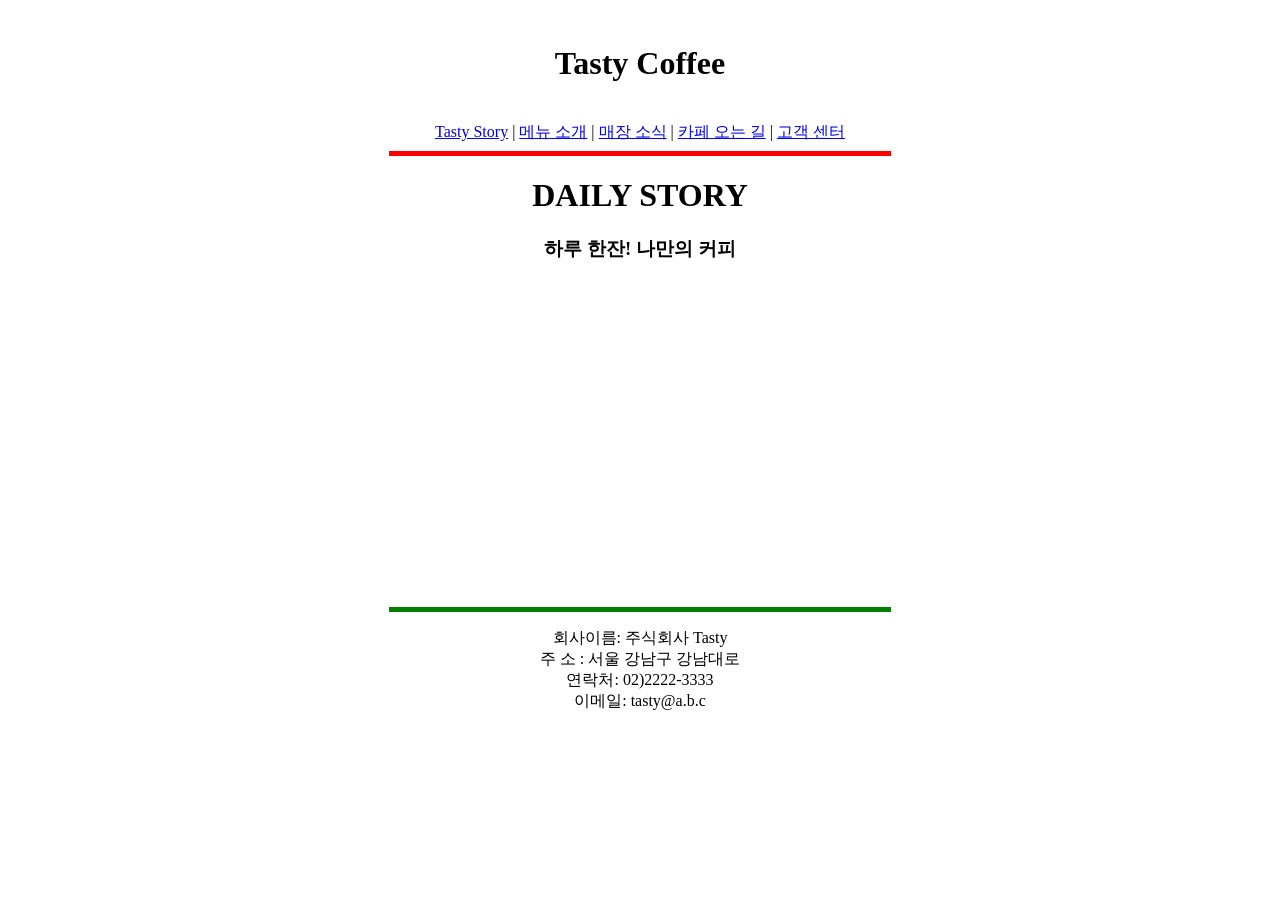
<file: mycafe/site/story.html>
<!DOCTYPE html>
<html lang="en">
    <head>
        <meta charset="UTF-8" />
        <meta name="viewport" content="width=device-width, initial-scale=1.0" />
        <title>Story</title>
        <style>
            .main {
                width: 60%;
                margin: auto;
                padding: 1em;
                text-align: center;
            }
        </style>
    </head>
    <div class="main">
        <h1>Tasty Coffee</h1>
        <br />
        <a href="story.html">Tasty Story</a> | <a href="menu.html">메뉴 소개</a> | <a href="news.html">매장 소식</a> |
        <a href="map.html">카페 오는 길</a> |
        <a href="center.html">고객 센터</a>
        <br />
        <hr color="red" width="500" size="5" />
        <h1>DAILY STORY</h1>
        <h3>하루 한잔! 나만의 커피</h3>
        <iframe
            width="560"
            height="315"
            src="https://www.youtube.com/embed/PIFsgs0Bilk?si=u48cYvNewZAk8gwU"
            title="YouTube video player"
            frameborder="0"
            allow="accelerometer; autoplay; clipboard-write; encrypted-media; gyroscope; picture-in-picture; web-share"
            referrerpolicy="strict-origin-when-cross-origin"
            allowfullscreen
        ></iframe>
        <br />
        <hr color="green" width="500" size="5" />
        <p>
            회사이름: 주식회사 Tasty <br />
            주 소 : 서울 강남구 강남대로<br />
            연락처: 02)2222-3333<br />
            이메일: tasty@a.b.c
        </p>
    </div>
</html>
</file>
<file: docs/style.css>
@import url('https://fonts.googleapis.com/css2?family=Baloo+2:wght@500;600;700&family=Jua&display=swap');

:root {
  --ink: #2d241e;
  --muted: #75675c;
  --cream: #fff8e8;
  --paper: #fffdf7;
  --orange: #ef713d;
  --coral: #f28b65;
  --yellow: #ffc957;
  --green: #5e9d68;
  --line: #eadbc1;
  --shadow: 0 18px 45px rgba(115, 67, 32, 0.12);
  font-family: 'Baloo 2', 'Trebuchet MS', sans-serif;
}

* { box-sizing: border-box; }

body {
  margin: 0;
  min-width: 320px;
  color: var(--ink);
  background:
    radial-gradient(circle at 8% 8%, rgba(255, 201, 87, 0.38) 0 90px, transparent 91px),
    radial-gradient(circle at 94% 90%, rgba(242, 139, 101, 0.22) 0 150px, transparent 151px),
    repeating-linear-gradient(135deg, rgba(255, 255, 255, 0.35) 0 2px, transparent 2px 12px),
    var(--cream);
}

button { font: inherit; }

.game-shell {
  width: min(100% - 32px, 920px);
  margin: 0 auto;
  padding: 42px 0 56px;
}

.game-header {
  display: flex;
  align-items: end;
  justify-content: space-between;
  gap: 24px;
  margin-bottom: 28px;
}

.eyebrow {
  margin: 0 0 4px;
  color: var(--orange);
  font-size: 0.77rem;
  font-weight: 700;
  letter-spacing: 0.14em;
}

h1, h2, p { margin-top: 0; }

h1, .board-heading h2, .result-panel h2 {
  font-family: 'Jua', 'Trebuchet MS', sans-serif;
  letter-spacing: 0;
}

h1 { margin-bottom: 6px; font-size: clamp(2rem, 5vw, 3.2rem); line-height: 1; }
.subtitle { margin-bottom: 0; color: var(--muted); font-size: 1rem; }

.restart-button, .play-again-button {
  border: 0;
  border-radius: 14px;
  color: #fff;
  background: var(--ink);
  box-shadow: 0 7px 0 #17110d;
  cursor: pointer;
  font-weight: 700;
  transition: transform 160ms ease, box-shadow 160ms ease, background 160ms ease;
}

.restart-button { padding: 12px 17px; white-space: nowrap; }
.restart-button span { margin-right: 6px; font-size: 1.2rem; }
.restart-button:hover, .play-again-button:hover { background: var(--orange); }
.restart-button:active, .play-again-button:active { transform: translateY(4px); box-shadow: 0 3px 0 #17110d; }

.score-strip {
  display: grid;
  grid-template-columns: 1.25fr 1fr 1fr;
  gap: 12px;
  margin-bottom: 20px;
}

.score-card {
  display: flex;
  align-items: center;
  justify-content: space-between;
  min-height: 76px;
  padding: 13px 19px;
  border: 1px solid var(--line);
  border-radius: 16px;
  background: rgba(255, 253, 247, 0.82);
}

.score-card--accent { border-color: #f2b05c; background: #fff0ce; }
.score-label { color: var(--muted); font-size: 0.86rem; font-weight: 600; }
.score-card strong { color: var(--ink); font-size: 1.75rem; line-height: 1; }
.score-card small { color: var(--muted); font-size: 0.95rem; font-weight: 500; }

.board-wrap {
  padding: 22px;
  border: 1px solid rgba(234, 219, 193, 0.9);
  border-radius: 24px;
  background: rgba(255, 253, 247, 0.9);
  box-shadow: var(--shadow);
}

.board-heading { display: flex; align-items: center; justify-content: space-between; gap: 16px; margin: 0 4px 16px; }
.board-heading h2 { margin-bottom: 0; font-size: 1.4rem; }
#statusMessage { color: var(--muted); font-size: 0.9rem; text-align: right; }

.game-board {
  display: grid;
  grid-template-columns: repeat(6, minmax(0, 1fr));
  gap: 10px;
  touch-action: none;
  user-select: none;
}

.food-card {
  position: relative;
  display: grid;
  aspect-ratio: 1 / 1;
  place-items: center;
  min-width: 0;
  padding: 0;
  border: 2px solid #f4c979;
  border-radius: 17px;
  color: var(--ink);
  background: linear-gradient(145deg, #ffcf63, #f1a843);
  box-shadow: inset 0 -5px 0 rgba(205, 123, 44, 0.22), 0 5px 0 #d88c38;
  cursor: pointer;
  font-size: clamp(1.25rem, 4.5vw, 2.35rem);
  transition: transform 180ms ease, border-color 180ms ease, box-shadow 180ms ease, opacity 220ms ease;
}

.food-card::after {
  position: absolute;
  inset: 5px;
  border: 1px dashed rgba(255, 255, 255, 0.42);
  border-radius: 11px;
  content: '';
}

.food-card .emoji { position: relative; z-index: 1; filter: grayscale(1) brightness(2.6); transform: scale(0.9); transition: filter 180ms ease, transform 180ms ease; }
.food-card.is-selected { border-color: var(--orange); background: #fff1d0; box-shadow: 0 0 0 4px rgba(239, 113, 61, 0.18), 0 5px 0 #d88c38; transform: translateY(-4px) rotate(-2deg); }
.food-card.is-selected .emoji { filter: none; transform: scale(1.08); }
.food-card.is-wrong { border-color: #db5c55; animation: shake 360ms ease; }
.food-card.is-matched { pointer-events: none; opacity: 0; transform: scale(0.35) rotate(12deg); }
.food-card:focus-visible { outline: 4px solid #5e9d68; outline-offset: 3px; }

.hint { margin: 17px 4px 0; color: var(--muted); font-size: 0.9rem; text-align: center; }
.hint span { color: var(--orange); }

.result-overlay { position: fixed; inset: 0; z-index: 10; display: grid; place-items: center; padding: 20px; background: rgba(45, 36, 30, 0.42); opacity: 0; pointer-events: none; transition: opacity 220ms ease; }
.result-overlay.is-visible { opacity: 1; pointer-events: auto; }
.result-panel { width: min(100%, 410px); padding: 40px 28px 30px; border: 5px solid #fff; border-radius: 26px; background: var(--paper); box-shadow: 0 22px 60px rgba(45, 36, 30, 0.25); text-align: center; transform: translateY(14px) scale(0.96); transition: transform 220ms ease; }
.result-overlay.is-visible .result-panel { transform: translateY(0) scale(1); }
.result-icon { display: block; margin-bottom: 12px; font-size: 3.3rem; }
.result-panel h2 { margin-bottom: 8px; font-size: 2.5rem; }
.result-panel > p:not(.eyebrow) { color: var(--muted); }
.result-stats { display: flex; justify-content: center; gap: 28px; margin: 24px 0; color: var(--muted); }
.result-stats span { display: grid; gap: 4px; font-size: 0.9rem; }
.result-stats strong { color: var(--ink); font-size: 1.65rem; }
.play-again-button { padding: 13px 25px; background: var(--orange); box-shadow: 0 6px 0 #be4c2d; }

@keyframes shake { 0%, 100% { transform: translateX(0); } 25% { transform: translateX(-5px) rotate(-2deg); } 75% { transform: translateX(5px) rotate(2deg); } }

@media (max-width: 620px) {
  .game-shell { width: min(100% - 20px, 480px); padding-top: 25px; }
  .game-header { align-items: start; flex-direction: column; gap: 16px; }
  .restart-button { align-self: stretch; }
  .score-strip { gap: 7px; }
  .score-card { min-height: 66px; flex-direction: column; align-items: start; justify-content: center; padding: 9px 10px; }
  .score-label { font-size: 0.74rem; }
  .score-card strong { font-size: 1.4rem; }
  .board-wrap { padding: 13px 9px 16px; border-radius: 19px; }
  .board-heading { align-items: start; flex-direction: column; gap: 3px; margin-bottom: 12px; }
  #statusMessage { text-align: left; }
  .game-board { gap: 6px; }
  .food-card { border-radius: 12px; box-shadow: inset 0 -4px 0 rgba(205, 123, 44, 0.22), 0 4px 0 #d88c38; }
  .food-card::after { inset: 3px; border-radius: 8px; }
}

@media (prefers-reduced-motion: reduce) {
  *, *::before, *::after { scroll-behavior: auto !important; transition-duration: 0.01ms !important; animation-duration: 0.01ms !important; animation-iteration-count: 1 !important; }
}
</file>
<file: vibe01/style.css>
/* ==========================================
   Color Variables & Reset
   ========================================== */
:root {
    --bg-light: #E3F2FD;
    --accent-light: #90CAF9;
    --primary: #2196F3;
    --primary-dark: #0D47A1;
    --white: #FFFFFF;
    --gray-100: #F8F9FA;
    --gray-200: #E9ECEF;
    --gray-300: #DEE2E6;
    --gray-600: #6C757D;
    --gray-800: #343A40;
    --gray-900: #212529;
    
    --shadow-sm: 0 2px 8px rgba(13, 71, 161, 0.06);
    --shadow-md: 0 8px 24px rgba(13, 71, 161, 0.1);
    --shadow-lg: 0 16px 32px rgba(13, 71, 161, 0.15);
    
    --radius-sm: 8px;
    --radius-md: 16px;
    --radius-lg: 24px;
    --radius-full: 9999px;

    --transition: all 0.3s cubic-bezier(0.25, 0.8, 0.25, 1);
}

* {
    margin: 0;
    padding: 0;
    box-sizing: border-box;
}

html {
    scroll-behavior: smooth;
    font-size: 16px;
}

body {
    font-family: 'Noto Sans KR', -apple-system, BlinkMacSystemFont, sans-serif;
    background-color: #F4F8FB;
    color: var(--gray-800);
    line-height: 1.6;
    word-break: keep-all;
}

a {
    text-decoration: none;
    color: inherit;
}

ul {
    list-style: none;
}

/* ==========================================
   Layout & Reusable Styles
   ========================================== */
.container {
    width: 100%;
    max-width: 1140px;
    margin: 0 auto;
    padding: 0 20px;
}

.section-padding {
    padding: 100px 0;
}

.section-header {
    text-align: center;
    margin-bottom: 60px;
}

.section-header h2 {
    font-size: 2.25rem;
    color: var(--primary-dark);
    font-weight: 700;
    margin-bottom: 12px;
    position: relative;
    display: inline-block;
}

.section-header h2::after {
    content: '';
    position: absolute;
    bottom: -6px;
    left: 50%;
    transform: translateX(-50%);
    width: 40px;
    height: 4px;
    background: linear-gradient(90deg, var(--accent-light), var(--primary));
    border-radius: var(--radius-full);
}

.section-desc {
    color: var(--gray-600);
    font-size: 1.05rem;
}

/* Card Common Style */
.card {
    background: var(--white);
    border-radius: var(--radius-md);
    padding: 32px;
    box-shadow: var(--shadow-sm);
    border: 1px solid rgba(144, 202, 249, 0.2);
    transition: var(--transition);
}

.card:hover {
    transform: translateY(-6px);
    box-shadow: var(--shadow-md);
    border-color: var(--accent-light);
}

/* Button Component */
.btn {
    display: inline-flex;
    align-items: center;
    justify-content: center;
    padding: 14px 28px;
    font-size: 1rem;
    font-weight: 500;
    border-radius: var(--radius-full);
    transition: var(--transition);
    cursor: pointer;
    border: none;
}

.btn-primary {
    background: linear-gradient(135deg, var(--primary), var(--primary-dark));
    color: var(--white);
    box-shadow: 0 4px 14px rgba(33, 150, 243, 0.3);
}

.btn-primary:hover {
    transform: translateY(-2px);
    box-shadow: 0 6px 20px rgba(13, 71, 161, 0.4);
}

.btn-outline {
    background-color: transparent;
    color: var(--primary-dark);
    border: 2px solid var(--primary);
}

.btn-outline:hover {
    background-color: var(--bg-light);
    color: var(--primary-dark);
}

.btn-block {
    width: 100%;
}

/* ==========================================
   Header & Navigation
   ========================================== */
.header {
    position: fixed;
    top: 0;
    left: 0;
    width: 100%;
    z-index: 1000;
    background-color: rgba(255, 255, 255, 0.85);
    backdrop-filter: blur(10px);
    border-bottom: 1px solid rgba(144, 202, 249, 0.2);
    transition: var(--transition);
}

.header.scrolled {
    box-shadow: var(--shadow-sm);
    background-color: rgba(255, 255, 255, 0.95);
}

.nav-container {
    display: flex;
    align-items: center;
    justify-content: space-between;
    height: 80px;
}

.logo {
    font-size: 1.5rem;
    font-weight: 700;
    color: var(--primary-dark);
    letter-spacing: -0.5px;
}

.logo span {
    color: var(--primary);
}

.nav-menu ul {
    display: flex;
    gap: 32px;
}

.nav-link {
    font-weight: 500;
    color: var(--gray-600);
    position: relative;
    padding: 8px 0;
    transition: var(--transition);
}

.nav-link:hover, .nav-link.active {
    color: var(--primary-dark);
}

.nav-link::after {
    content: '';
    position: absolute;
    bottom: 0;
    left: 0;
    width: 0%;
    height: 2px;
    background-color: var(--primary);
    transition: var(--transition);
}

.nav-link:hover::after, .nav-link.active::after {
    width: 100%;
}

.mobile-toggle {
    display: none;
    background: none;
    border: none;
    cursor: pointer;
    flex-direction: column;
    gap: 5px;
}

.mobile-toggle span {
    width: 24px;
    height: 2px;
    background-color: var(--primary-dark);
    transition: var(--transition);
}

/* ==========================================
   Hero Section
   ========================================== */
.hero {
    padding-top: 160px;
    padding-bottom: 100px;
    background: linear-gradient(180deg, var(--bg-light) 0%, #F4F8FB 100%);
}

.hero-container {
    display: flex;
    flex-direction: column;
    align-items: center;
    text-align: center;
    gap: 32px;
}

.hero-image-wrapper {
    position: relative;
}

.profile-img {
    width: 180px;
    height: 180px;
    border-radius: 50%;
    object-fit: cover;
    border: 6px solid var(--white);
    box-shadow: var(--shadow-md);
    background-color: var(--accent-light);
}

.badge {
    display: inline-block;
    padding: 6px 16px;
    background-color: rgba(33, 150, 243, 0.1);
    color: var(--primary-dark);
    border-radius: var(--radius-full);
    font-size: 0.9rem;
    font-weight: 600;
    margin-bottom: 16px;
}

.hero-title {
    font-size: 2.75rem;
    line-height: 1.3;
    font-weight: 700;
    color: var(--gray-900);
}

.hero-title .highlight {
    background: linear-gradient(120deg, var(--primary) 0%, var(--primary-dark) 100%);
    -webkit-background-clip: text;
    -webkit-text-fill-color: transparent;
}

.hero-subtitle {
    font-size: 1.15rem;
    color: var(--gray-600);
    max-width: 640px;
}

.hero-cta {
    display: flex;
    gap: 16px;
    margin-top: 12px;
}

/* ==========================================
   About Section
   ========================================== */
.about-grid {
    display: grid;
    grid-template-columns: repeat(auto-fit, minmax(300px, 1fr));
    gap: 24px;
}

.about-card {
    text-align: center;
}

.card-icon {
    font-size: 2.5rem;
    margin-bottom: 16px;
}

.about-card h3 {
    font-size: 1.3rem;
    color: var(--primary-dark);
    margin-bottom: 12px;
}

.about-card p {
    color: var(--gray-600);
    font-size: 0.95rem;
}

/* ==========================================
   Skills Section
   ========================================== */
.skills {
    background-color: rgba(227, 242, 253, 0.3);
}

.skills-wrapper {
    display: grid;
    grid-template-columns: repeat(auto-fit, minmax(320px, 1fr));
    gap: 24px;
}

.skill-category-title {
    font-size: 1.25rem;
    color: var(--primary-dark);
    margin-bottom: 20px;
    padding-bottom: 10px;
    border-bottom: 2px solid var(--bg-light);
}

.skill-tags {
    display: flex;
    flex-wrap: wrap;
    gap: 10px;
}

.tag {
    background-color: var(--bg-light);
    color: var(--primary-dark);
    padding: 8px 16px;
    border-radius: var(--radius-sm);
    font-size: 0.9rem;
    font-weight: 500;
    transition: var(--transition);
}

.tag:hover {
    background-color: var(--primary);
    color: var(--white);
}

/* ==========================================
   Projects Section
   ========================================== */
.projects-grid {
    display: grid;
    grid-template-columns: repeat(auto-fit, minmax(320px, 1fr));
    gap: 30px;
}

.project-card {
    display: flex;
    flex-direction: column;
    justify-content: space-between;
}

.project-type {
    font-size: 0.85rem;
    color: var(--primary);
    font-weight: 600;
    text-transform: uppercase;
    letter-spacing: 0.5px;
}

.project-header h3 {
    font-size: 1.35rem;
    color: var(--gray-900);
    margin: 8px 0 12px 0;
}

.project-desc {
    color: var(--gray-600);
    font-size: 0.95rem;
    margin-bottom: 20px;
    flex-grow: 1;
}

.project-tech {
    display: flex;
    gap: 8px;
    flex-wrap: wrap;
    padding-top: 16px;
    border-top: 1px solid var(--gray-200);
}

.project-tech span {
    font-size: 0.8rem;
    color: var(--gray-600);
    background-color: var(--gray-100);
    padding: 4px 10px;
    border-radius: 4px;
}

/* ==========================================
   Contact Section
   ========================================== */
.contact-wrapper {
    display: grid;
    grid-template-columns: 1fr 1.5fr;
    gap: 30px;
}

.contact-info-card h3 {
    font-size: 1.4rem;
    color: var(--primary-dark);
    margin-bottom: 8px;
}

.contact-subtext {
    color: var(--gray-600);
    font-size: 0.95rem;
    margin-bottom: 30px;
}

.contact-item {
    display: flex;
    align-items: flex-start;
    gap: 16px;
    margin-bottom: 20px;
}

.contact-icon {
    font-size: 1.5rem;
    background-color: var(--bg-light);
    width: 48px;
    height: 48px;
    display: flex;
    align-items: center;
    justify-content: center;
    border-radius: 50%;
    flex-shrink: 0;
}

.item-title {
    display: block;
    font-size: 0.85rem;
    color: var(--gray-600);
}

.form-group {
    margin-bottom: 20px;
}

.form-group label {
    display: block;
    font-size: 0.9rem;
    font-weight: 500;
    color: var(--gray-800);
    margin-bottom: 8px;
}

.form-group input,
.form-group textarea {
    width: 100%;
    padding: 12px 16px;
    border: 1px solid var(--gray-300);
    border-radius: var(--radius-sm);
    font-family: inherit;
    font-size: 0.95rem;
    outline: none;
    transition: var(--transition);
}

.form-group input:focus,
.form-group textarea:focus {
    border-color: var(--primary);
    box-shadow: 0 0 0 3px rgba(33, 150, 243, 0.15);
}

/* ==========================================
   Footer
   ========================================== */
.footer {
    background-color: var(--primary-dark);
    color: rgba(255, 255, 255, 0.8);
    padding: 30px 0;
    text-align: center;
    font-size: 0.9rem;
}

/* ==========================================
   Animations & Scroll Effect
   ========================================== */
.fade-in {
    opacity: 0;
    transform: translateY(30px);
    transition: opacity 0.8s ease-out, transform 0.8s ease-out;
}

.fade-in.visible {
    opacity: 1;
    transform: translateY(0);
}

/* ==========================================
   Responsive Media Queries
   ========================================== */
@media (max-width: 992px) {
    .contact-wrapper {
        grid-template-columns: 1fr;
    }
}

@media (max-width: 768px) {
    .hero-title {
        font-size: 2rem;
    }

    .mobile-toggle {
        display: flex;
    }

    .nav-menu {
        position: absolute;
        top: 80px;
        left: 0;
        width: 100%;
        background-color: var(--white);
        box-shadow: var(--shadow-md);
        padding: 20px 0;
        clip-path: circle(0% at 100% 0);
        transition: clip-path 0.4s ease-in-out;
    }

    .nav-menu.active {
        clip-path: circle(140% at 100% 0);
    }

    .nav-menu ul {
        flex-direction: column;
        align-items: center;
        gap: 20px;
    }

    .hero-cta {
        flex-direction: column;
        width: 100%;
        max-width: 300px;
    }

    .section-padding {
        padding: 60px 0;
    }
}
</file>
<file: vibe02/style.css>
* {
  box-sizing: border-box;
}

:root {
  --ink: #26312b;
  --muted: #748077;
  --cream: #f8f3e9;
  --paper: #fffdf8;
  --line: #e7dfd0;
  --red: #ed5a4f;
  --red-dark: #c53f3a;
  --green: #5d9468;
  --green-dark: #346448;
  --yellow: #ffd75e;
  --shadow: 0 18px 45px rgba(69, 59, 38, 0.13);
}

body {
  min-width: 320px;
  margin: 0;
  color: var(--ink);
  background: #dfe9d6;
  background-image: radial-gradient(#c6dac2 1px, transparent 1px), linear-gradient(135deg, #eef2dd 0%, #d7e7d1 100%);
  background-size: 18px 18px, 100% 100%;
  font-family: "Nunito", sans-serif;
}

button {
  font: inherit;
}

.game-shell {
  width: min(100% - 32px, 780px);
  margin: 0 auto;
  padding: 38px 0 28px;
}

.game-header,
.score-strip,
.board-heading,
.game-footer {
  display: flex;
  align-items: center;
  justify-content: space-between;
}

.game-header {
  gap: 24px;
  margin-bottom: 26px;
}

.eyebrow,
.board-heading,
.score-label {
  font-family: "Space Grotesk", sans-serif;
  letter-spacing: 0.08em;
  text-transform: uppercase;
}

.eyebrow {
  margin: 0 0 8px;
  color: var(--green-dark);
  font-size: 0.72rem;
  font-weight: 700;
}

h1 {
  margin: 0;
  font-size: clamp(2.2rem, 6vw, 4rem);
  line-height: 0.98;
  letter-spacing: -0.03em;
}

.instructions {
  margin: 13px 0 0;
  color: var(--muted);
  font-size: 0.98rem;
}

.instructions strong {
  color: var(--red-dark);
}

.restart-button {
  display: inline-flex;
  flex-shrink: 0;
  align-items: center;
  gap: 8px;
  min-height: 46px;
  padding: 0 17px;
  color: var(--paper);
  background: var(--ink);
  border: 0;
  border-radius: 14px;
  box-shadow: 0 7px 0 #18231d;
  cursor: pointer;
  font-weight: 800;
  transition: transform 160ms ease, box-shadow 160ms ease;
}

.restart-button span {
  font-size: 1.35rem;
  line-height: 1;
}

.restart-button:hover {
  transform: translateY(-2px);
  box-shadow: 0 9px 0 #18231d;
}

.restart-button:active {
  transform: translateY(4px);
  box-shadow: 0 3px 0 #18231d;
}

.score-strip {
  gap: 12px;
  margin-bottom: 16px;
}

.score-card {
  min-width: 125px;
  padding: 13px 17px;
  background: var(--paper);
  border: 1px solid var(--line);
  border-radius: 15px;
  box-shadow: 0 5px 0 rgba(69, 59, 38, 0.06);
}

.score-label {
  display: block;
  color: var(--muted);
  font-size: 0.62rem;
  font-weight: 700;
}

.score-card strong {
  display: block;
  margin-top: 2px;
  color: var(--green-dark);
  font-family: "Space Grotesk", sans-serif;
  font-size: 1.85rem;
  line-height: 1;
}

.score-card small {
  color: var(--muted);
  font-size: 0.85rem;
}

.total-card strong {
  color: var(--red-dark);
}

.total-card.is-ready {
  border-color: var(--yellow);
  box-shadow: 0 5px 0 rgba(255, 215, 94, 0.35);
}

.score-note {
  margin-left: auto;
  color: var(--green-dark);
  font-size: 0.84rem;
  font-weight: 700;
  text-align: right;
}

.board-wrap {
  padding: 17px;
  background: var(--paper);
  border: 1px solid var(--line);
  border-radius: 22px;
  box-shadow: var(--shadow);
}

.board-heading {
  padding: 0 2px 12px;
  color: var(--muted);
  font-size: 0.66rem;
  font-weight: 700;
}

.game-board {
  display: grid;
  grid-template-columns: repeat(6, minmax(0, 1fr));
  gap: clamp(5px, 1.2vw, 10px);
  touch-action: none;
  user-select: none;
}

.apple-tile {
  position: relative;
  display: grid;
  place-items: center;
  width: 100%;
  aspect-ratio: 1;
  min-width: 0;
  padding: 0;
  color: white;
  background: transparent;
  border: 0;
  cursor: pointer;
  isolation: isolate;
  touch-action: none;
  user-select: none;
  transition: transform 150ms ease, filter 150ms ease;
}

.apple-tile::before {
  position: absolute;
  z-index: -1;
  width: 79%;
  height: 76%;
  content: "";
  background: linear-gradient(145deg, #ff7661 5%, var(--red) 65%, var(--red-dark));
  border: 3px solid rgba(255, 255, 255, 0.62);
  border-radius: 51% 46% 49% 45%;
  box-shadow: inset -5px -7px 0 rgba(155, 41, 43, 0.16), 0 5px 8px rgba(106, 47, 36, 0.16);
  transform: rotate(-4deg);
}

.apple-tile::after {
  position: absolute;
  top: 7%;
  left: 53%;
  z-index: -1;
  width: 27%;
  height: 18%;
  content: "";
  background: var(--green);
  border-radius: 100% 0 100% 0;
  transform: rotate(-20deg);
}

.apple-tile:hover {
  filter: saturate(1.1);
  transform: translateY(-2px);
}

.apple-tile:focus-visible {
  outline: 3px solid var(--green-dark);
  outline-offset: 2px;
}

.apple-tile.selected {
  z-index: 2;
  transform: scale(1.13) rotate(3deg);
  filter: saturate(1.2) brightness(1.08);
}

.apple-tile.selected::before {
  border-color: var(--yellow);
  box-shadow: 0 0 0 4px rgba(255, 215, 94, 0.38), inset -5px -7px 0 rgba(155, 41, 43, 0.16);
}

.apple-number {
  z-index: 1;
  margin-top: 8%;
  font-family: "Space Grotesk", sans-serif;
  font-size: clamp(1.05rem, 3.8vw, 2.15rem);
  font-weight: 700;
  line-height: 1;
  text-shadow: 0 2px 1px rgba(123, 37, 33, 0.25);
}

.apple-tile.is-settling {
  animation: settle 380ms cubic-bezier(0.2, 0.8, 0.25, 1) both;
  animation-delay: var(--drop-delay, 0ms);
}

.apple-tile.is-new {
  animation: grow-in 360ms cubic-bezier(0.2, 0.8, 0.25, 1) both;
  animation-delay: var(--drop-delay, 0ms);
}

.game-footer {
  gap: 16px;
  padding: 16px 4px 0;
  color: var(--muted);
  font-size: 0.78rem;
}

.legend-dot {
  display: inline-block;
  width: 8px;
  height: 8px;
  margin-right: 5px;
  background: var(--green);
  border-radius: 50%;
}

@keyframes settle {
  from { transform: translateY(-22px); opacity: 0.4; }
  to { transform: translateY(0); opacity: 1; }
}

@keyframes grow-in {
  from { transform: translateY(-18px) scale(0.72); opacity: 0; }
  to { transform: translateY(0) scale(1); opacity: 1; }
}

@media (max-width: 560px) {
  .game-shell {
    width: min(100% - 20px, 430px);
    padding-top: 24px;
  }

  .game-header {
    align-items: flex-start;
    margin-bottom: 19px;
  }

  h1 {
    font-size: 2.35rem;
  }

  .instructions {
    max-width: 230px;
    font-size: 0.86rem;
  }

  .restart-button {
    min-height: 42px;
    padding: 0 12px;
    font-size: 0.84rem;
  }

  .score-strip {
    flex-wrap: wrap;
  }

  .score-card {
    min-width: 0;
    flex: 1;
    padding: 11px 13px;
  }

  .score-card strong {
    font-size: 1.55rem;
  }

  .score-note {
    width: 100%;
    margin: 0;
    text-align: left;
  }

  .board-wrap {
    padding: 11px;
    border-radius: 17px;
  }

  .game-footer {
    font-size: 0.7rem;
  }
}

@media (prefers-reduced-motion: reduce) {
  *, *::before, *::after {
    scroll-behavior: auto !important;
    animation-duration: 1ms !important;
    transition-duration: 1ms !important;
  }
}
</file>
